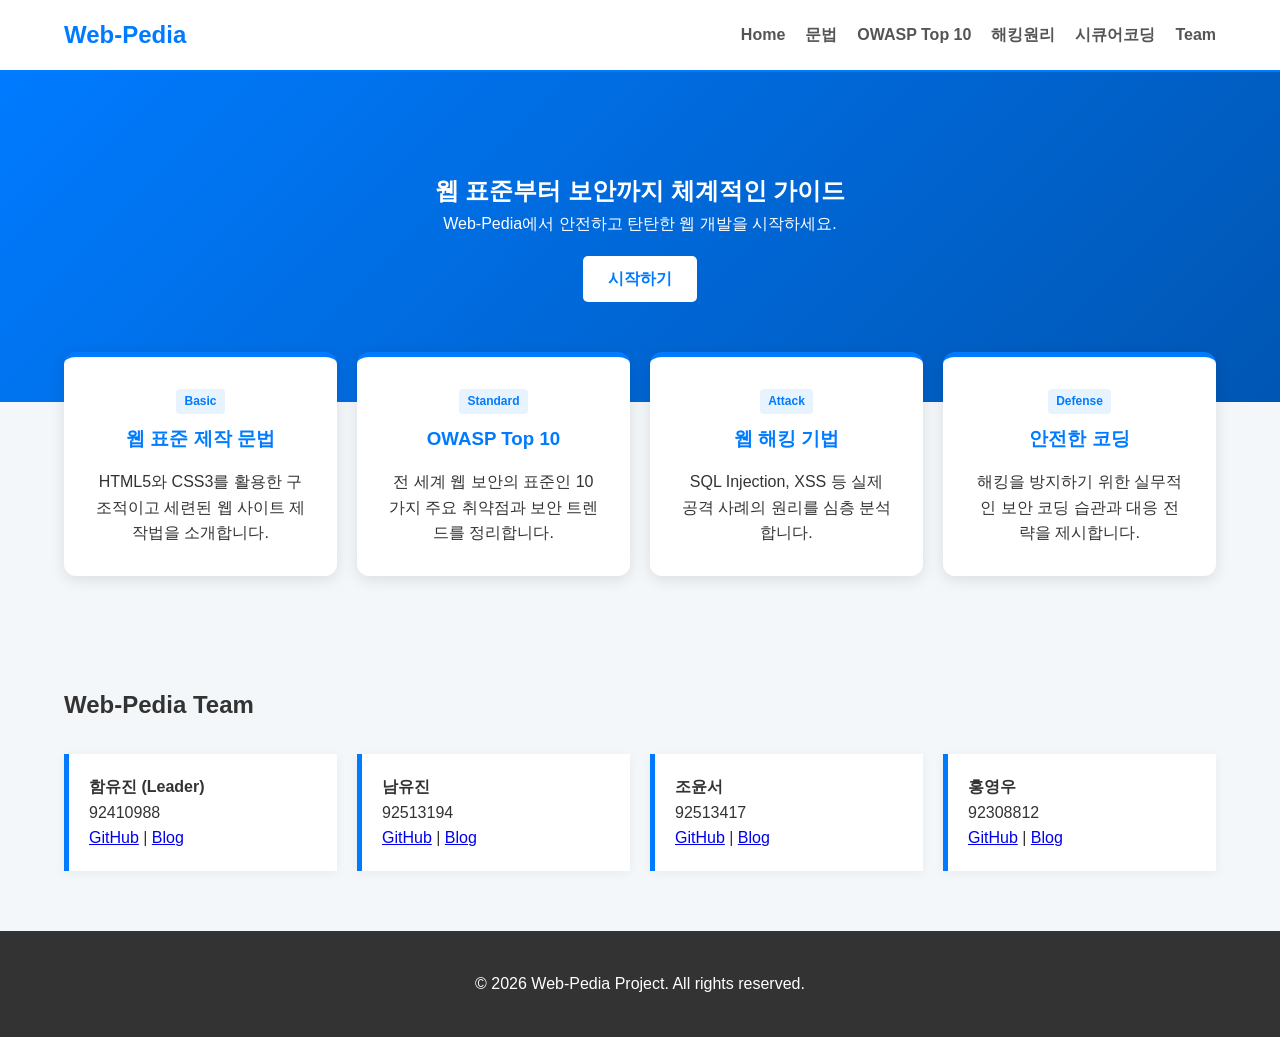
<file: index.html>
<!doctype html>
<html lang="ko">
  <head>
    <meta charset="UTF-8" />
    <meta name="viewport" content="width=device-width, initial-scale=1.0" />
    <title>Web-Pedia | 웹의 모든 것</title>
    <link rel="stylesheet" href="style.css" />
  </head>
  <body>
    <header>
      <nav class="container">
        <h1 class="logo">
          <a href="index.html" style="text-decoration: none; color: inherit"
            >Web-Pedia</a
          >
        </h1>

        <ul class="nav-menu">
          <li><a href="index.html">Home</a></li>
          <li><a href="grammar.html">문법</a></li>
          <li><a href="security-OWASP.html">OWASP Top 10</a></li>
          <li><a href="security.html">해킹원리</a></li>
          <li><a href="secure-coding.html">시큐어코딩</a></li>
          <li><a href="team.html">Team</a></li>
        </ul>
      </nav>
    </header>

    <section class="hero">
      <div class="container">
        <h2>웹 표준부터 보안까지 체계적인 가이드</h2>
        <p>Web-Pedia에서 안전하고 탄탄한 웹 개발을 시작하세요.</p>
        <a href="#grammar" class="btn">시작하기</a>
      </div>
    </section>

    <section class="content container">
      <a href="grammar.html" class="card-link">
        <div class="card" id="grammar">
          <span class="tag">Basic</span>
          <h3>웹 표준 제작 문법</h3>
          <p>
            HTML5와 CSS3를 활용한 구조적이고 세련된 웹 사이트 제작법을
            소개합니다.
          </p>
        </div>
      </a>

      <a href="security-OWASP.html" class="card-link">
        <div class="card" id="owasp">
          <span class="tag">Standard</span>
          <h3>OWASP Top 10</h3>
          <p>
            전 세계 웹 보안의 표준인 10가지 주요 취약점과 보안 트렌드를
            정리합니다.
          </p>
        </div>
      </a>

      <a href="security.html" class="card-link">
        <div class="card" id="hacking">
          <span class="tag">Attack</span>
          <h3>웹 해킹 기법</h3>
          <p>SQL Injection, XSS 등 실제 공격 사례의 원리를 심층 분석합니다.</p>
        </div>
      </a>

      <a href="secure-coding.html" class="card-link">
        <div class="card" id="secure">
          <span class="tag">Defense</span>
          <h3>안전한 코딩</h3>
          <p>
            해킹을 방지하기 위한 실무적인 보안 코딩 습관과 대응 전략을
            제시합니다.
          </p>
        </div>
      </a>
    </section>

    <section class="team container" id="team">
      <h2>Web-Pedia Team</h2>
      <div class="team-grid">
        <div class="member">
          <h4>함유진 (Leader)</h4>
          <p>92410988</p>
          <div class="links">
            <a href="https://github.com/chael2">GitHub</a> |
            <a href="https://chael2.tistory.com/">Blog</a>
          </div>
        </div>
        <div class="member">
          <h4>남유진</h4>
          <p>92513194</p>
          <div class="links">
            <a href="https://github.com/yoojin33">GitHub</a> |
            <a href="https://blog.naver.com/quarter0330">Blog</a>
          </div>
        </div>
        <div class="member">
          <h4>조윤서</h4>
          <p>92513417</p>
          <div class="links">
            <a href="https://github.com/avac2613">GitHub</a> |
            <a href="https://blog.naver.com/avac-ode2613">Blog</a>
          </div>
        </div>
        <div class="member">
          <h4>홍영우</h4>
          <p>92308812</p>
          <div class="links">
            <a href="https://github.com/hongwoo0516-commits">GitHub</a> |
            <a href="https://blog.naver.com/youngwoo0405">Blog</a>
          </div>
        </div>
      </div>
    </section>

    <footer>
      <p>© 2026 Web-Pedia Project. All rights reserved.</p>
    </footer>
  </body>
</html>
</file>
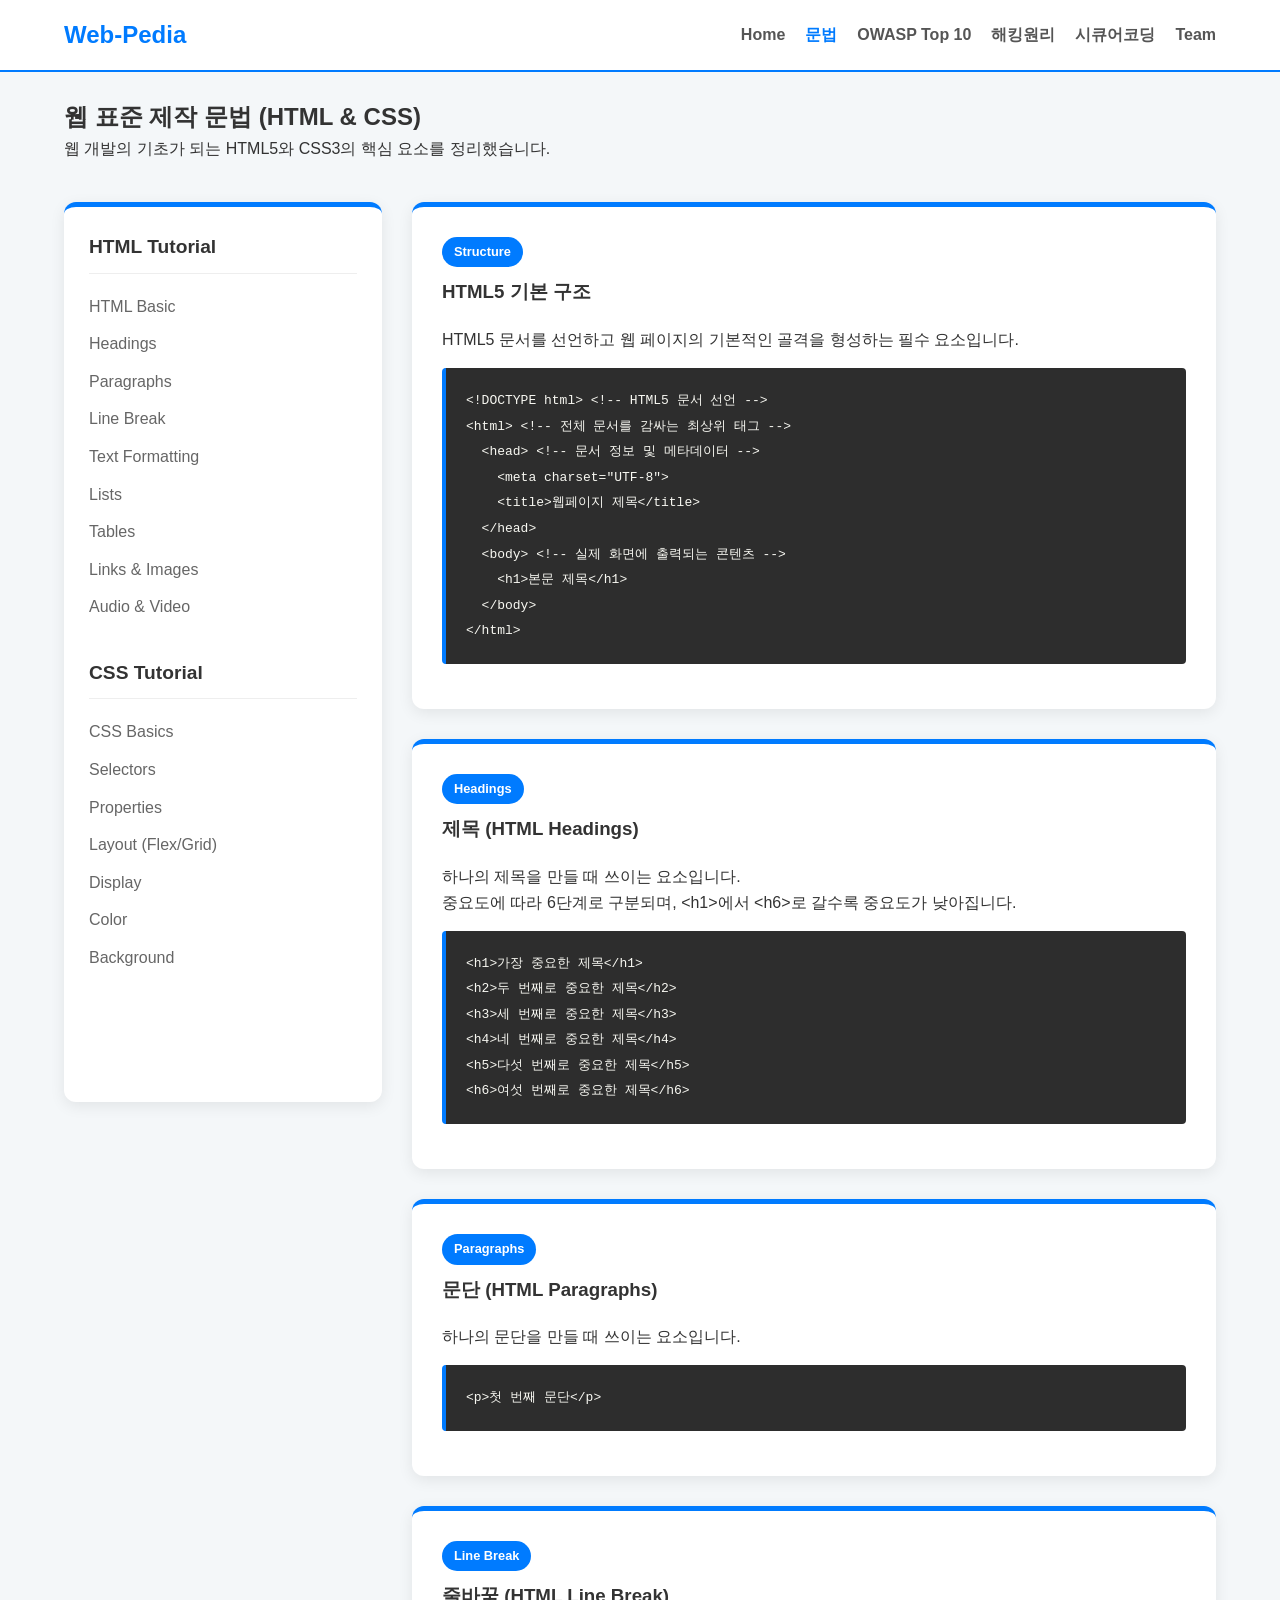
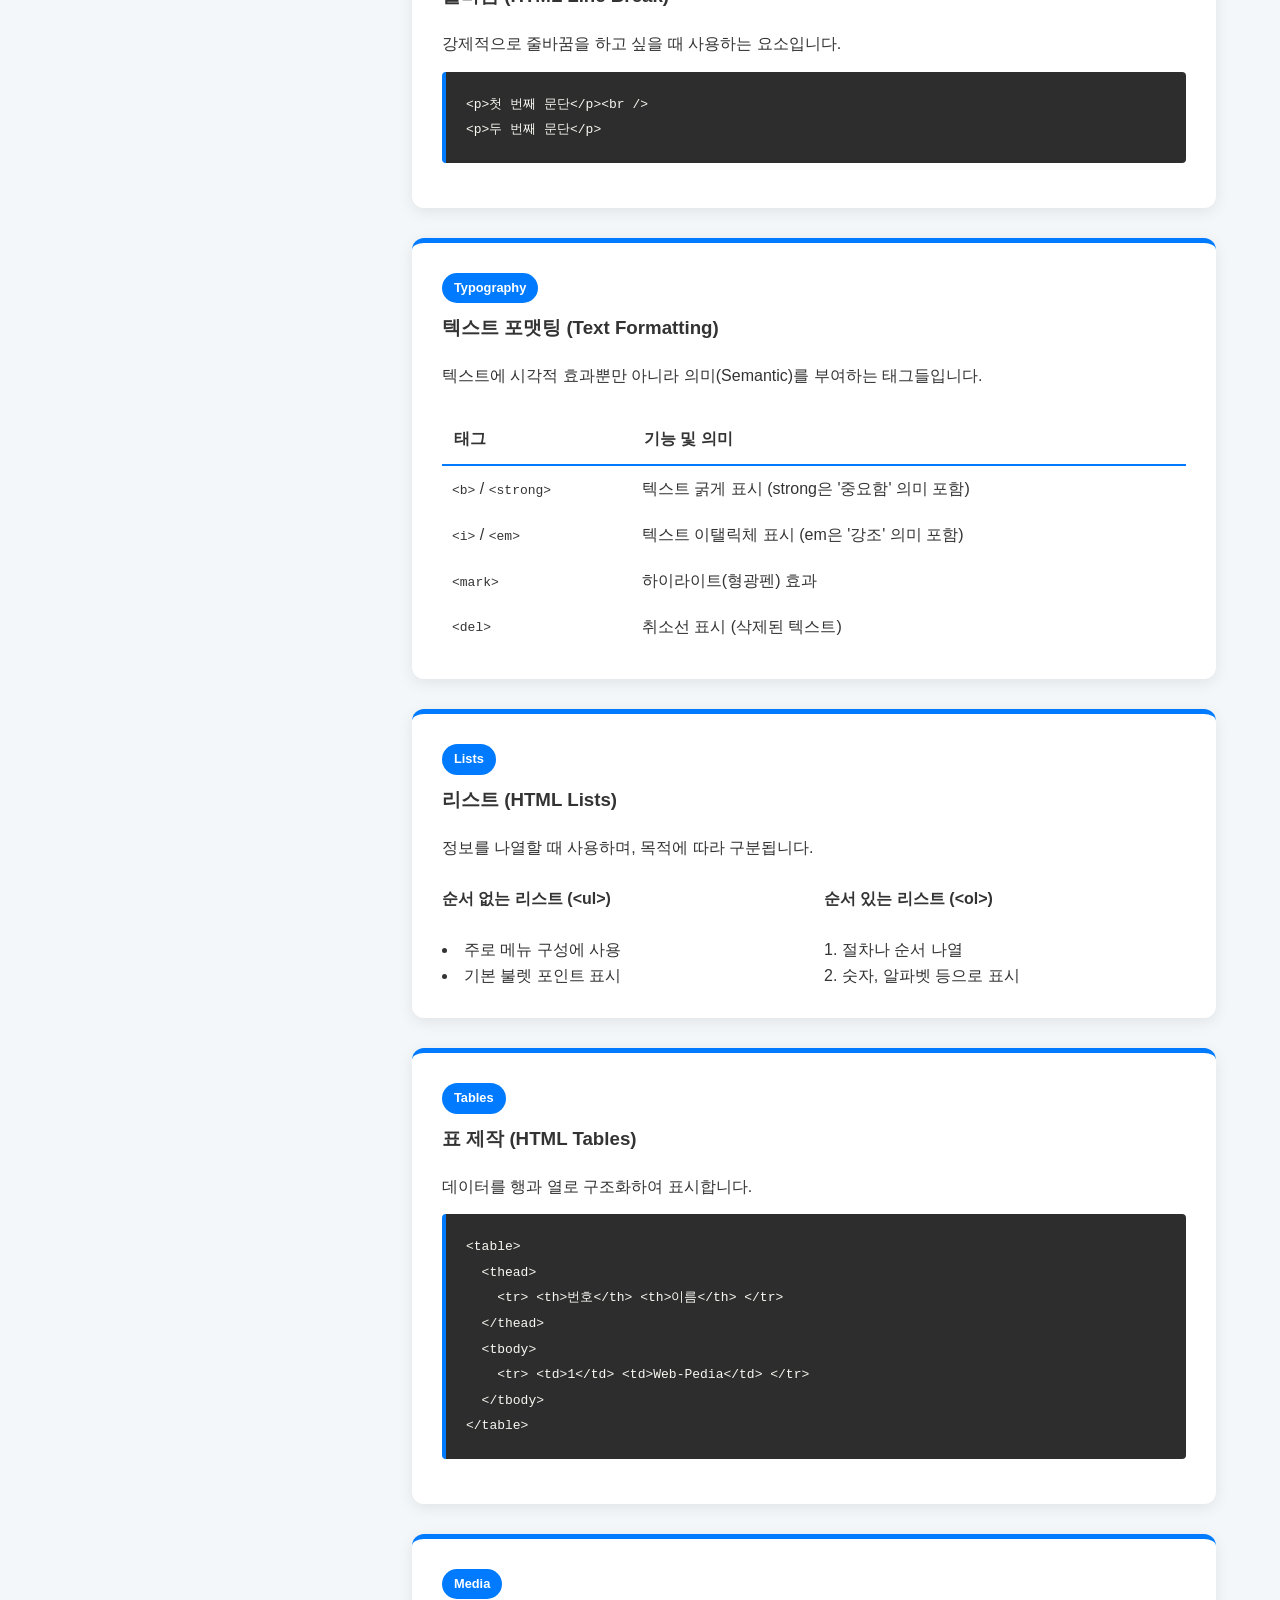
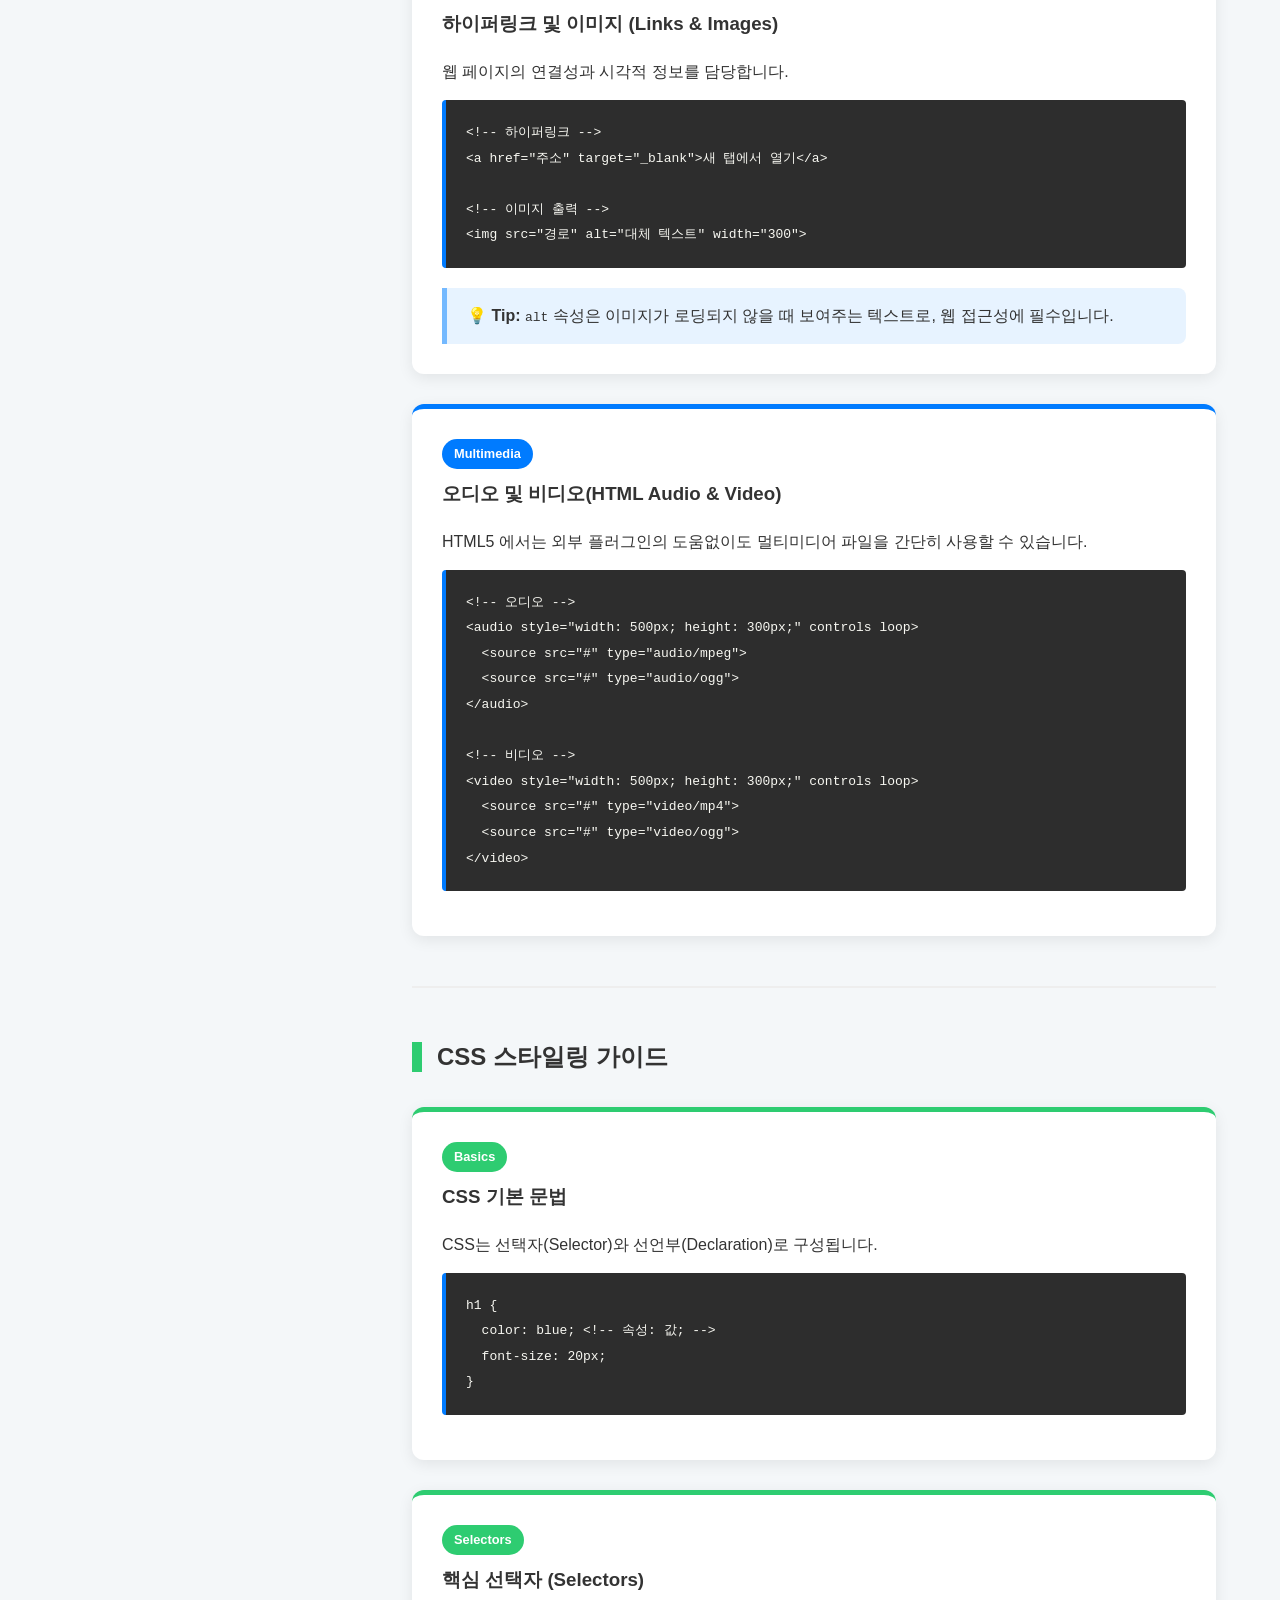
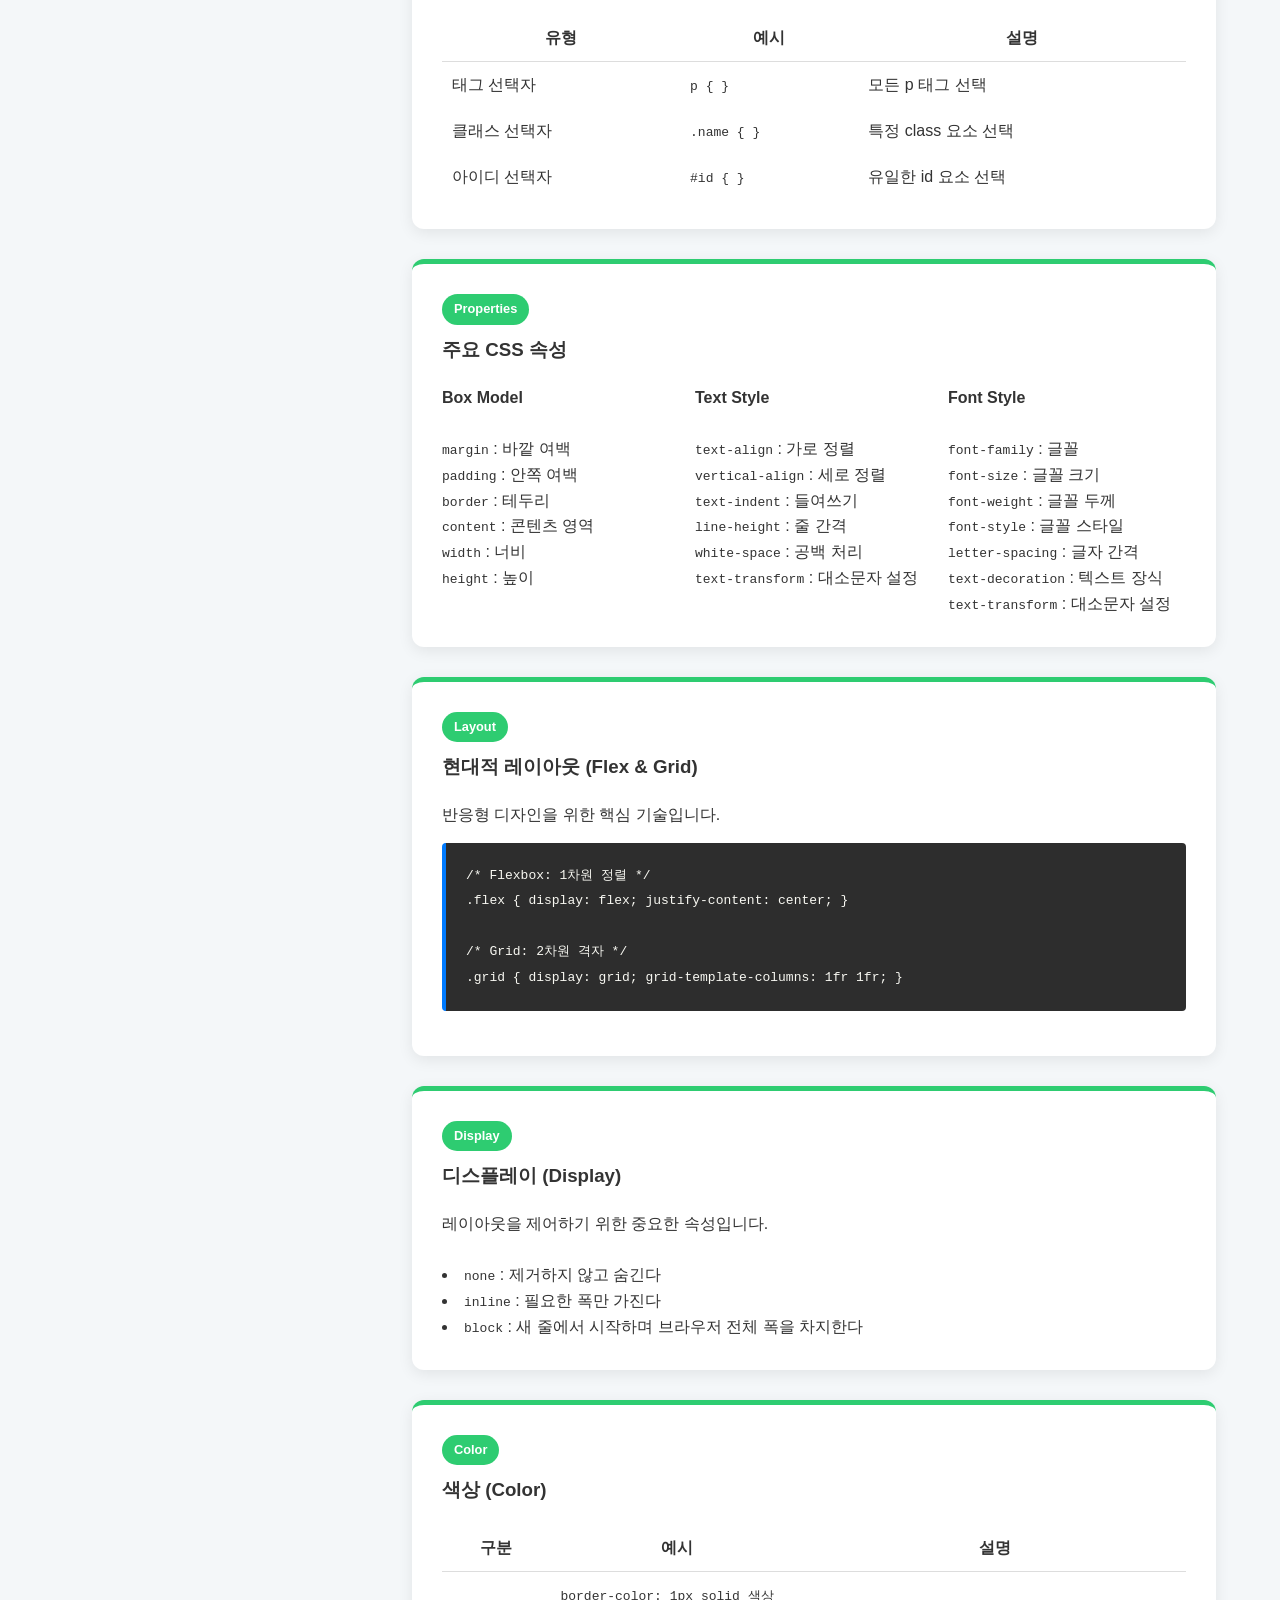
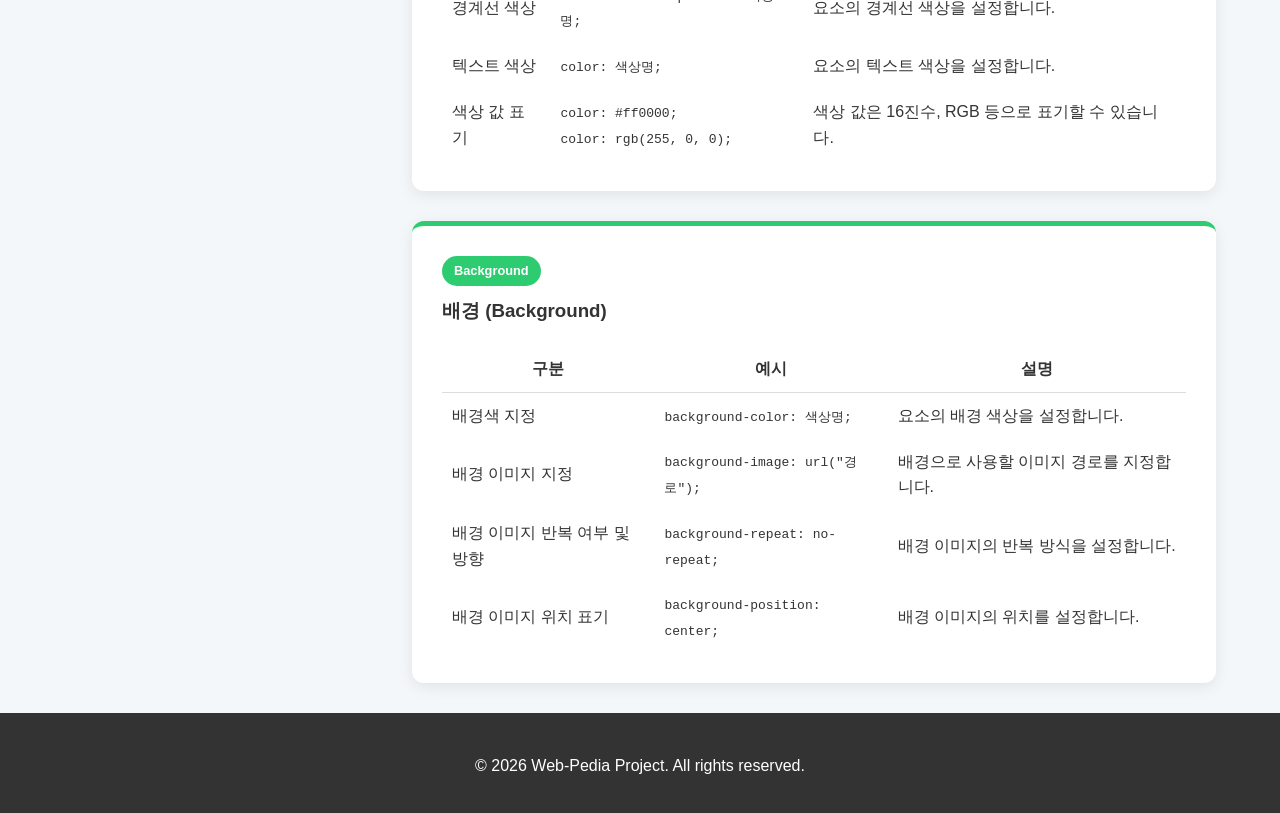
<file: grammar.html>
<!doctype html>
<html lang="ko">
  <head>
    <meta charset="UTF-8" />
    <meta name="viewport" content="width=device-width, initial-scale=1.0" />
    <title>Web-Pedia | 웹 표준 문법</title>
    <link rel="stylesheet" href="style.css" />
    <link rel="stylesheet" href="grammar.css" />
  </head>
  <body>
    <header>
      <nav class="container">
        <h1 class="logo">
          <a href="index.html" style="text-decoration: none; color: inherit"
            >Web-Pedia</a
          >
        </h1>
        <ul class="nav-menu">
          <li><a href="index.html">Home</a></li>
          <li><a href="grammar.html" class="active">문법</a></li>
          <li><a href="security-OWASP.html">OWASP Top 10</a></li>
          <li><a href="security.html">해킹원리</a></li>
          <li><a href="secure-coding.html">시큐어코딩</a></li>
          <li><a href="team.html">Team</a></li>
        </ul>
      </nav>
    </header>

    <br />
    <main class="container">
      <section class="intro-section">
        <h2>웹 표준 제작 문법 (HTML & CSS)</h2>
        <p>웹 개발의 기초가 되는 HTML5와 CSS3의 핵심 요소를 정리했습니다.</p>
      </section>

      <div class="grammar-content">
        <aside class="side-menu">
          <h3>HTML Tutorial</h3>
          <ul>
            <li><a href="#html-basic">HTML Basic</a></li>
            <li><a href="#html-headings">Headings</a></li>
            <li><a href="#html-paragraphs">Paragraphs</a></li>
            <li><a href="#html-line-break">Line Break</a></li>
            <li><a href="#html-text">Text Formatting</a></li>
            <li><a href="#html-lists">Lists</a></li>
            <li><a href="#html-tables">Tables</a></li>
            <li><a href="#html-links">Links & Images</a></li>
            <li><a href="#html-multimedia">Audio & Video</a></li>
          </ul>
          <br />
          <h3>CSS Tutorial</h3>
          <ul>
            <li><a href="#css-basics">CSS Basics</a></li>
            <li><a href="#css-selectors">Selectors</a></li>
            <li><a href="#css-properties">Properties</a></li>
            <li><a href="#css-layout">Layout (Flex/Grid)</a></li>
            <li><a href="#css-display">Display</a></li>
            <li><a href="#css-color">Color</a></li>
            <li><a href="#css-background">Background</a></li>
          </ul>
        </aside>

        <div class="main-content">
          <section class="vuln-card" id="html-basic">
            <div class="vuln-header">
              <span
                class="risk-badge"
                style="background-color: var(--main-color)"
                >Structure</span
              >
              <h3>HTML5 기본 구조</h3>
            </div>
            <div class="vuln-body">
              <p>
                HTML5 문서를 선언하고 웹 페이지의 기본적인 골격을 형성하는 필수
                요소입니다.
              </p>
              <div class="code-box">
                <code>
                  &lt;!DOCTYPE html&gt; &lt;!-- HTML5 문서 선언 --&gt;<br />
                  &lt;html&gt; &lt;!-- 전체 문서를 감싸는 최상위 태그 --&gt;<br />
                  &nbsp;&nbsp;&lt;head&gt; &lt;!-- 문서 정보 및 메타데이터
                  --&gt;<br />
                  &nbsp;&nbsp;&nbsp;&nbsp;&lt;meta charset="UTF-8"&gt;<br />
                  &nbsp;&nbsp;&nbsp;&nbsp;&lt;title&gt;웹페이지
                  제목&lt;/title&gt;<br />
                  &nbsp;&nbsp;&lt;/head&gt;<br />
                  &nbsp;&nbsp;&lt;body&gt; &lt;!-- 실제 화면에 출력되는 콘텐츠
                  --&gt;<br />
                  &nbsp;&nbsp;&nbsp;&nbsp;&lt;h1&gt;본문 제목&lt;/h1&gt;<br />
                  &nbsp;&nbsp;&lt;/body&gt;<br />
                  &lt;/html&gt;
                </code>
              </div>
            </div>
          </section>

          <section class="vuln-card" id="html-headings">
            <div class="vuln-header">
              <span
                class="risk-badge"
                style="background-color: var(--main-color)"
                >Headings</span
              >
              <h3>제목 (HTML Headings)</h3>
            </div>
            <div class="vuln-body">
              <p>하나의 제목을 만들 때 쓰이는 요소입니다.</p>
              <p>
                중요도에 따라 6단계로 구분되며, &lt;h1&gt;에서 &lt;h6&gt;로
                갈수록 중요도가 낮아집니다.
              </p>
              <div class="code-box">
                <code>
                  &lt;h1&gt;가장 중요한 제목&lt;/h1&gt;<br />
                  &lt;h2&gt;두 번째로 중요한 제목&lt;/h2&gt;<br />
                  &lt;h3&gt;세 번째로 중요한 제목&lt;/h3&gt;<br />
                  &lt;h4&gt;네 번째로 중요한 제목&lt;/h4&gt;<br />
                  &lt;h5&gt;다섯 번째로 중요한 제목&lt;/h5&gt;<br />
                  &lt;h6&gt;여섯 번째로 중요한 제목&lt;/h6&gt;
                </code>
              </div>
            </div>
          </section>

          <section class="vuln-card" id="html-paragraphs">
            <div class="vuln-header">
              <span
                class="risk-badge"
                style="background-color: var(--main-color)"
                >Paragraphs</span
              >
              <h3>문단 (HTML Paragraphs)</h3>
            </div>
            <div class="vuln-body">
              <p>하나의 문단을 만들 때 쓰이는 요소입니다.</p>
              <div class="code-box">
                <code> &lt;p&gt;첫 번째 문단&lt;/p&gt; </code>
              </div>
            </div>
          </section>

          <section class="vuln-card" id="html-line-break">
            <div class="vuln-header">
              <span
                class="risk-badge"
                style="background-color: var(--main-color)"
                >Line Break</span
              >
              <h3>줄바꿈 (HTML Line Break)</h3>
            </div>
            <div class="vuln-body">
              <p>강제적으로 줄바꿈을 하고 싶을 때 사용하는 요소입니다.</p>
              <div class="code-box">
                <code>
                  &lt;p&gt;첫 번째 문단&lt;/p&gt;&lt;br /&gt;<br />
                  &lt;p&gt;두 번째 문단&lt;/p&gt;
                </code>
              </div>
            </div>
          </section>

          <section class="vuln-card" id="html-text">
            <div class="vuln-header">
              <span
                class="risk-badge"
                style="background-color: var(--main-color)"
                >Typography</span
              >
              <h3>텍스트 포맷팅 (Text Formatting)</h3>
            </div>
            <div class="vuln-body">
              <p>
                텍스트에 시각적 효과뿐만 아니라 의미(Semantic)를 부여하는
                태그들입니다.
              </p>
              <br />
              <div class="concept-box">
                <table
                  style="
                    width: 100%;
                    border-collapse: collapse;
                    text-align: left;
                  "
                >
                  <tr style="border-bottom: 2px solid var(--main-color)">
                    <th style="padding: 12px">태그</th>
                    <th style="padding: 12px">기능 및 의미</th>
                  </tr>
                  <tr>
                    <td style="padding: 10px">
                      <code>&lt;b&gt;</code> / <code>&lt;strong&gt;</code>
                    </td>
                    <td style="padding: 10px">
                      텍스트 굵게 표시 (strong은 '중요함' 의미 포함)
                    </td>
                  </tr>
                  <tr>
                    <td style="padding: 10px">
                      <code>&lt;i&gt;</code> / <code>&lt;em&gt;</code>
                    </td>
                    <td style="padding: 10px">
                      텍스트 이탤릭체 표시 (em은 '강조' 의미 포함)
                    </td>
                  </tr>
                  <tr>
                    <td style="padding: 10px"><code>&lt;mark&gt;</code></td>
                    <td style="padding: 10px">하이라이트(형광펜) 효과</td>
                  </tr>
                  <tr>
                    <td style="padding: 10px"><code>&lt;del&gt;</code></td>
                    <td style="padding: 10px">취소선 표시 (삭제된 텍스트)</td>
                  </tr>
                </table>
              </div>
            </div>
          </section>

          <section class="vuln-card" id="html-lists">
            <div class="vuln-header">
              <span
                class="risk-badge"
                style="background-color: var(--main-color)"
                >Lists</span
              >
              <h3>리스트 (HTML Lists)</h3>
            </div>
            <div class="vuln-body">
              <p>정보를 나열할 때 사용하며, 목적에 따라 구분됩니다.</p>
              <br />
              <div
                style="display: grid; grid-template-columns: 1fr 1fr; gap: 20px"
              >
                <div class="concept-box">
                  <h4>순서 없는 리스트 (&lt;ul&gt;)</h4>
                  <br />
                  <ul style="padding-left: 0; list-style-position: inside">
                    <li>주로 메뉴 구성에 사용</li>
                    <li>기본 불렛 포인트 표시</li>
                  </ul>
                </div>
                <div class="concept-box">
                  <h4>순서 있는 리스트 (&lt;ol&gt;)</h4>
                  <br />
                  <ol style="padding-left: 0; list-style-position: inside">
                    <li>절차나 순서 나열</li>
                    <li>숫자, 알파벳 등으로 표시</li>
                  </ol>
                </div>
              </div>
            </div>
          </section>

          <section class="vuln-card" id="html-tables">
            <div class="vuln-header">
              <span
                class="risk-badge"
                style="background-color: var(--main-color)"
                >Tables</span
              >
              <h3>표 제작 (HTML Tables)</h3>
            </div>
            <div class="vuln-body">
              <p>데이터를 행과 열로 구조화하여 표시합니다.</p>
              <div class="code-box">
                <code>
                  &lt;table&gt;<br />
                  &nbsp;&nbsp;&lt;thead&gt;<br />
                  &nbsp;&nbsp;&nbsp;&nbsp;&lt;tr&gt; &lt;th&gt;번호&lt;/th&gt;
                  &lt;th&gt;이름&lt;/th&gt; &lt;/tr&gt;<br />
                  &nbsp;&nbsp;&lt;/thead&gt;<br />
                  &nbsp;&nbsp;&lt;tbody&gt;<br />
                  &nbsp;&nbsp;&nbsp;&nbsp;&lt;tr&gt; &lt;td&gt;1&lt;/td&gt;
                  &lt;td&gt;Web-Pedia&lt;/td&gt; &lt;/tr&gt;<br />
                  &nbsp;&nbsp;&lt;/tbody&gt;<br />
                  &lt;/table&gt;
                </code>
              </div>
            </div>
          </section>

          <section class="vuln-card" id="html-links">
            <div class="vuln-header">
              <span
                class="risk-badge"
                style="background-color: var(--main-color)"
                >Media</span
              >
              <h3>하이퍼링크 및 이미지 (Links & Images)</h3>
            </div>
            <div class="vuln-body">
              <p>웹 페이지의 연결성과 시각적 정보를 담당합니다.</p>
              <div class="code-box">
                <code>
                  &lt;!-- 하이퍼링크 --&gt;<br />
                  &lt;a href="주소" target="_blank"&gt;새 탭에서
                  열기&lt;/a&gt;<br /><br />
                  &lt;!-- 이미지 출력 --&gt;<br />
                  &lt;img src="경로" alt="대체 텍스트" width="300"&gt;
                </code>
              </div>
              <div class="tip-box">
                <strong>💡 Tip:</strong> <code>alt</code> 속성은 이미지가
                로딩되지 않을 때 보여주는 텍스트로, 웹 접근성에 필수입니다.
              </div>
            </div>
          </section>

          <section class="vuln-card" id="html-multimedia">
            <div class="vuln-header">
              <span
                class="risk-badge"
                style="background-color: var(--main-color)"
                >Multimedia</span
              >
              <h3>오디오 및 비디오(HTML Audio & Video)</h3>
            </div>
            <div class="vuln-body">
              <p>
                HTML5 에서는 외부 플러그인의 도움없이도 멀티미디어 파일을 간단히
                사용할 수 있습니다.
              </p>
              <div class="code-box">
                <code>
                  &lt;!-- 오디오 --&gt;<br />
                  &lt;audio style="width: 500px; height: 300px;" controls
                  loop&gt;<br />
                  &nbsp;&nbsp;&lt;source src="#" type="audio/mpeg"&gt;<br />
                  &nbsp;&nbsp;&lt;source src="#" type="audio/ogg"&gt;<br />
                  &lt;/audio&gt;<br /><br />
                  &lt;!-- 비디오 --&gt;<br />
                  &lt;video style="width: 500px; height: 300px;" controls
                  loop&gt;<br />
                  &nbsp;&nbsp;&lt;source src="#" type="video/mp4"&gt;<br />
                  &nbsp;&nbsp;&lt;source src="#" type="video/ogg"&gt;<br />
                  &lt;/video&gt;
                </code>
              </div>
            </div>
          </section>

          <hr
            style="border: 0; height: 2px; background: #eee; margin: 50px 0"
          />
          <h2
            style="
              margin-bottom: 30px;
              color: #333;
              display: flex;
              align-items: center;
            "
          >
            <span
              style="
                background: #2ecc71;
                width: 10px;
                height: 30px;
                display: inline-block;
                margin-right: 15px;
              "
            ></span>
            CSS 스타일링 가이드
          </h2>

          <section
            class="vuln-card"
            id="css-basics"
            style="border-top-color: #2ecc71"
          >
            <div class="vuln-header">
              <span class="risk-badge" style="background-color: #2ecc71"
                >Basics</span
              >
              <h3>CSS 기본 문법</h3>
            </div>
            <div class="vuln-body">
              <p>CSS는 선택자(Selector)와 선언부(Declaration)로 구성됩니다.</p>
              <div class="code-box">
                <code>
                  h1 { <br />
                  &nbsp;&nbsp;color: blue; &lt;!-- 속성: 값; --&gt;<br />
                  &nbsp;&nbsp;font-size: 20px;<br />
                  }
                </code>
              </div>
            </div>
          </section>

          <section
            class="vuln-card"
            id="css-selectors"
            style="border-top-color: #2ecc71"
          >
            <div class="vuln-header">
              <span class="risk-badge" style="background-color: #2ecc71"
                >Selectors</span
              >
              <h3>핵심 선택자 (Selectors)</h3>
            </div>
            <div class="vuln-body">
              <div class="concept-box">
                <table style="width: 100%; border-collapse: collapse">
                  <tr style="border-bottom: 1px solid #ddd">
                    <th style="padding: 10px">유형</th>
                    <th style="padding: 10px">예시</th>
                    <th style="padding: 10px">설명</th>
                  </tr>
                  <tr>
                    <td style="padding: 10px">태그 선택자</td>
                    <td style="padding: 10px"><code>p { }</code></td>
                    <td style="padding: 10px">모든 p 태그 선택</td>
                  </tr>
                  <tr>
                    <td style="padding: 10px">클래스 선택자</td>
                    <td style="padding: 10px"><code>.name { }</code></td>
                    <td style="padding: 10px">특정 class 요소 선택</td>
                  </tr>
                  <tr>
                    <td style="padding: 10px">아이디 선택자</td>
                    <td style="padding: 10px"><code>#id { }</code></td>
                    <td style="padding: 10px">유일한 id 요소 선택</td>
                  </tr>
                </table>
              </div>
            </div>
          </section>

          <section
            class="vuln-card"
            id="css-properties"
            style="border-top-color: #2ecc71"
          >
            <div class="vuln-header">
              <span class="risk-badge" style="background-color: #2ecc71"
                >Properties</span
              >
              <h3>주요 CSS 속성</h3>
            </div>
            <div
              class="vuln-body"
              style="
                display: grid;
                grid-template-columns: 1fr 1fr 1fr;
                gap: 15px;
              "
            >
              <div>
                <div class="concept-box">
                  <h4>Box Model</h4>
                  <br />
                  <p><code>margin</code> : 바깥 여백</p>
                  <p><code>padding</code> : 안쪽 여백</p>
                  <p><code>border</code> : 테두리</p>
                  <p><code>content</code> : 콘텐츠 영역</p>
                  <p><code>width</code> : 너비</p>
                  <p><code>height</code> : 높이</p>
                </div>
              </div>
              <div>
                <div class="concept-box">
                  <h4>Text Style</h4>
                  <br />
                  <p><code>text-align</code> : 가로 정렬</p>
                  <p><code>vertical-align</code> : 세로 정렬</p>
                  <p><code>text-indent</code> : 들여쓰기</p>
                  <p><code>line-height</code> : 줄 간격</p>
                  <p><code>white-space</code> : 공백 처리</p>
                  <p><code>text-transform</code> : 대소문자 설정</p>
                </div>
              </div>
              <div>
                <div class="concept-box">
                  <h4>Font Style</h4>
                  <br />
                  <p><code>font-family</code> : 글꼴</p>
                  <p><code>font-size</code> : 글꼴 크기</p>
                  <p><code>font-weight</code> : 글꼴 두께</p>
                  <p><code>font-style</code> : 글꼴 스타일</p>
                  <p><code>letter-spacing</code> : 글자 간격</p>
                  <p><code>text-decoration</code> : 텍스트 장식</p>
                  <p><code>text-transform</code> : 대소문자 설정</p>
                </div>
              </div>
            </div>
          </section>

          <section
            class="vuln-card"
            id="css-layout"
            style="border-top-color: #2ecc71"
          >
            <div class="vuln-header">
              <span class="risk-badge" style="background-color: #2ecc71"
                >Layout</span
              >
              <h3>현대적 레이아웃 (Flex & Grid)</h3>
            </div>
            <div class="vuln-body">
              <p>반응형 디자인을 위한 핵심 기술입니다.</p>
              <div class="code-box">
                <code>
                  /* Flexbox: 1차원 정렬 */<br />
                  .flex { display: flex; justify-content: center; }<br /><br />
                  /* Grid: 2차원 격자 */<br />
                  .grid { display: grid; grid-template-columns: 1fr 1fr; }
                </code>
              </div>
            </div>
          </section>

          <section
            class="vuln-card"
            id="css-display"
            style="border-top-color: #2ecc71"
          >
            <div class="vuln-header">
              <span class="risk-badge" style="background-color: #2ecc71"
                >Display</span
              >
              <h3>디스플레이 (Display)</h3>
            </div>
            <div class="vuln-body">
              <p>레이아웃을 제어하기 위한 중요한 속성입니다.</p>
              <br />
              <ul style="padding-left: 0; list-style-position: inside">
                <li><code>none</code> : 제거하지 않고 숨긴다</li>
                <li><code>inline</code> : 필요한 폭만 가진다</li>
                <li>
                  <code>block</code> : 새 줄에서 시작하며 브라우저 전체 폭을
                  차지한다
                </li>
              </ul>
            </div>
          </section>

          <section
            class="vuln-card"
            id="css-color"
            style="border-top-color: #2ecc71"
          >
            <div class="vuln-header">
              <span class="risk-badge" style="background-color: #2ecc71"
                >Color</span
              >
              <h3>색상 (Color)</h3>
            </div>
            <div class="vuln-body">
              <table style="width: 100%; border-collapse: collapse">
                <tr style="border-bottom: 1px solid #ddd">
                  <th style="padding: 10px">구분</th>
                  <th style="padding: 10px">예시</th>
                  <th style="padding: 10px">설명</th>
                </tr>
                <tr>
                  <td style="padding: 10px">경계선 색상</td>
                  <td style="padding: 10px">
                    <code>border-color: 1px solid 색상명;</code>
                  </td>
                  <td style="padding: 10px">
                    요소의 경계선 색상을 설정합니다.
                  </td>
                </tr>
                <tr>
                  <td style="padding: 10px">텍스트 색상</td>
                  <td style="padding: 10px"><code>color: 색상명;</code></td>
                  <td style="padding: 10px">
                    요소의 텍스트 색상을 설정합니다.
                  </td>
                </tr>
                <tr>
                  <td style="padding: 10px">색상 값 표기</td>
                  <td style="padding: 10px">
                    <code>color: #ff0000;<br />color: rgb(255, 0, 0);</code>
                  </td>
                  <td style="padding: 10px">
                    색상 값은 16진수, RGB 등으로 표기할 수 있습니다.
                  </td>
                </tr>
              </table>
            </div>
          </section>

          <section
            class="vuln-card"
            id="css-background"
            style="border-top-color: #2ecc71"
          >
            <div class="vuln-header">
              <span class="risk-badge" style="background-color: #2ecc71"
                >Background</span
              >
              <h3>배경 (Background)</h3>
            </div>
            <div class="vuln-body">
              <table style="width: 100%; border-collapse: collapse">
                <tr style="border-bottom: 1px solid #ddd">
                  <th style="padding: 10px">구분</th>
                  <th style="padding: 10px">예시</th>
                  <th style="padding: 10px">설명</th>
                </tr>
                <tr>
                  <td style="padding: 10px">배경색 지정</td>
                  <td style="padding: 10px">
                    <code>background-color: 색상명;</code>
                  </td>
                  <td style="padding: 10px">요소의 배경 색상을 설정합니다.</td>
                </tr>
                <tr>
                  <td style="padding: 10px">배경 이미지 지정</td>
                  <td style="padding: 10px">
                    <code>background-image: url("경로");</code>
                  </td>
                  <td style="padding: 10px">
                    배경으로 사용할 이미지 경로를 지정합니다.
                  </td>
                </tr>
                <tr>
                  <td style="padding: 10px">배경 이미지 반복 여부 및 방향</td>
                  <td style="padding: 10px">
                    <code>background-repeat: no-repeat; </code>
                  </td>
                  <td style="padding: 10px">
                    배경 이미지의 반복 방식을 설정합니다.
                  </td>
                </tr>
                <tr>
                  <td style="padding: 10px">배경 이미지 위치 표기</td>
                  <td style="padding: 10px">
                    <code>background-position: center;</code>
                  </td>
                  <td style="padding: 10px">
                    배경 이미지의 위치를 설정합니다.
                  </td>
                </tr>
              </table>
            </div>
          </section>
        </div>
      </div>
    </main>

    <footer>
      <p>© 2026 Web-Pedia Project. All rights reserved.</p>
    </footer>
  </body>
</html>
</file>
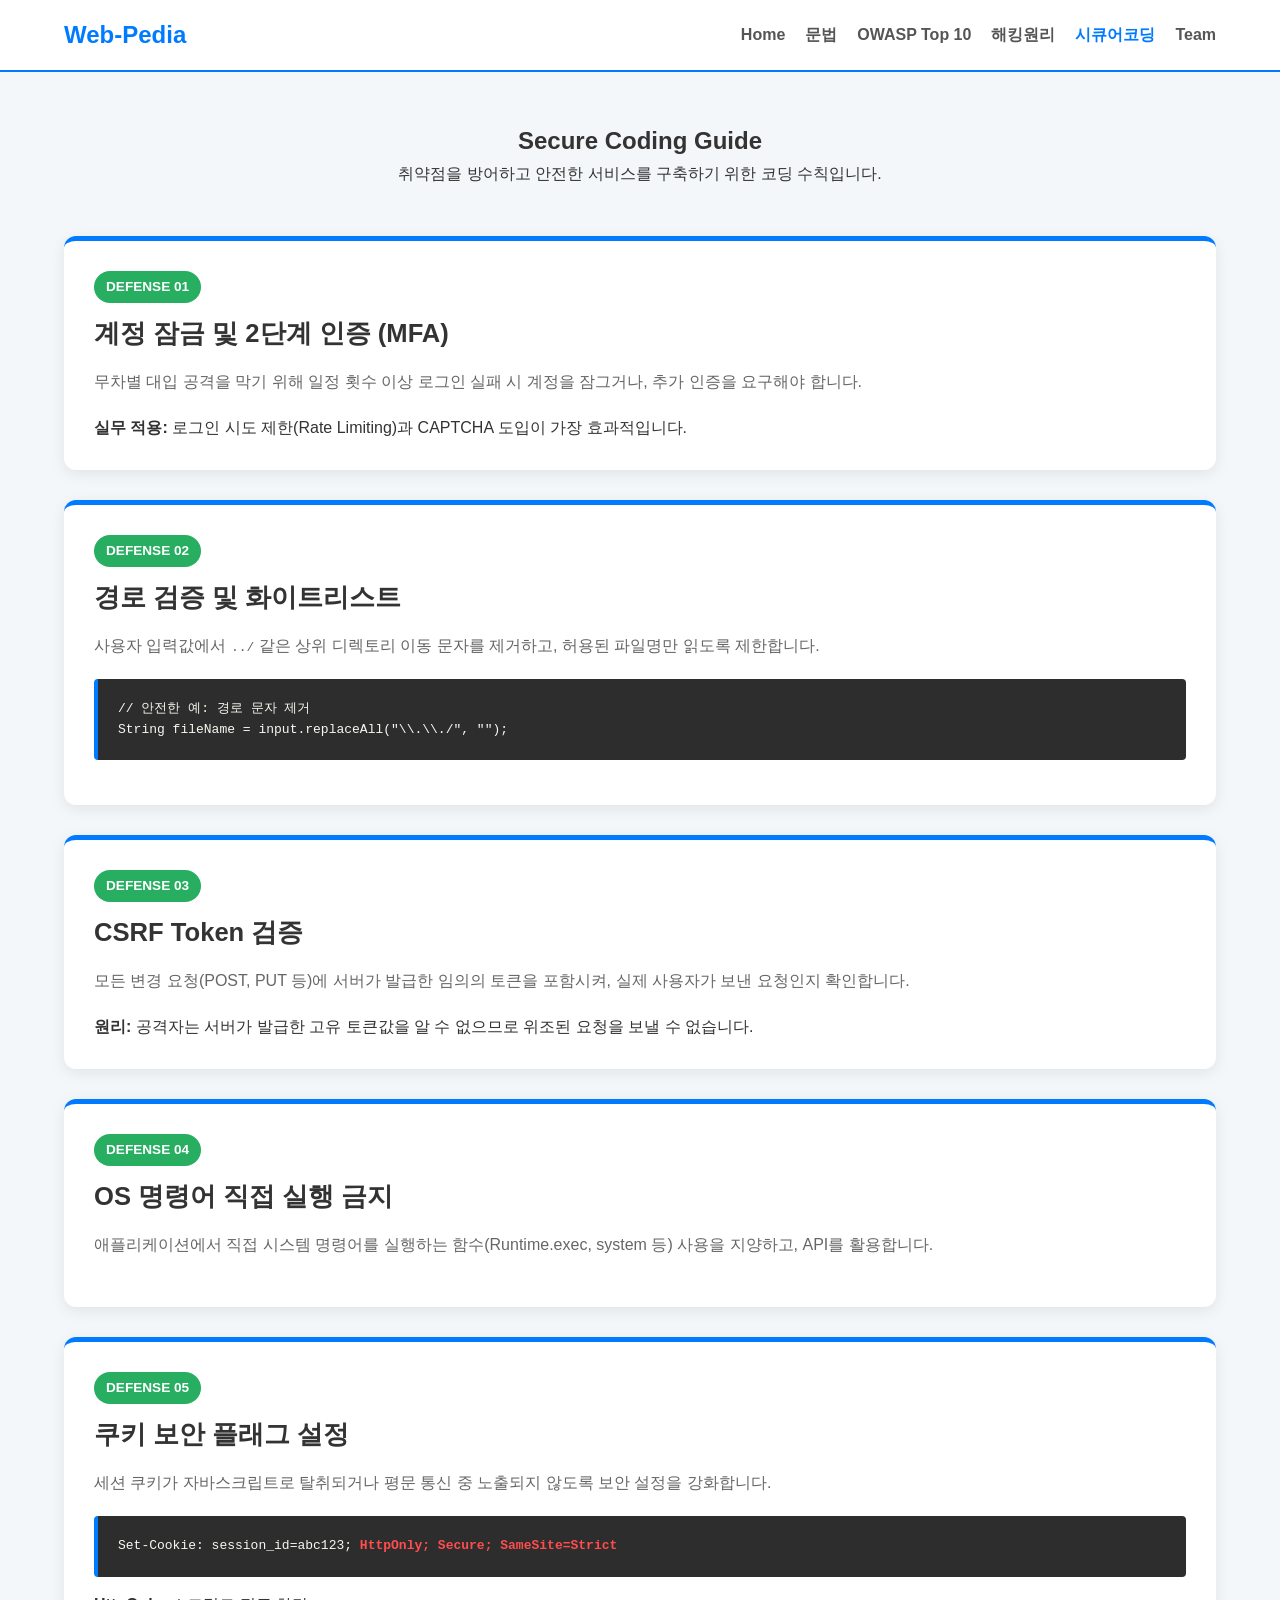
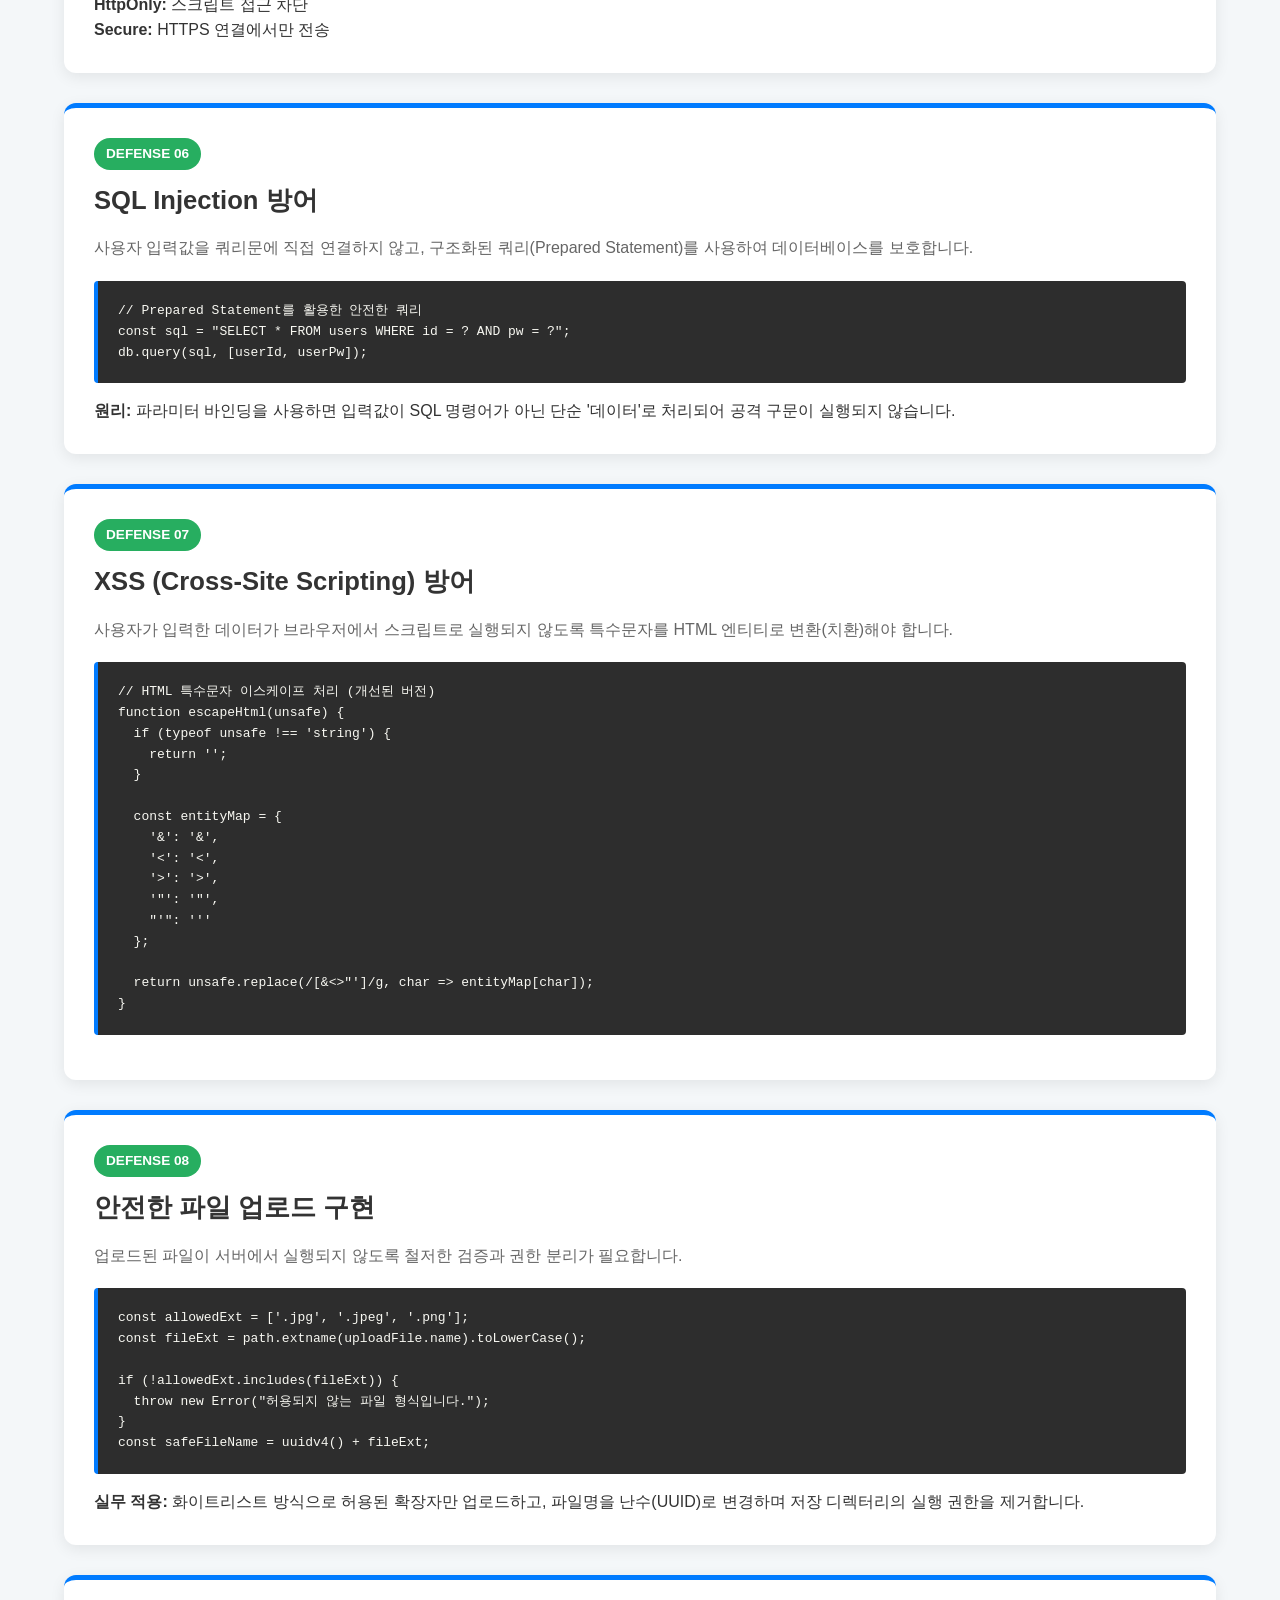
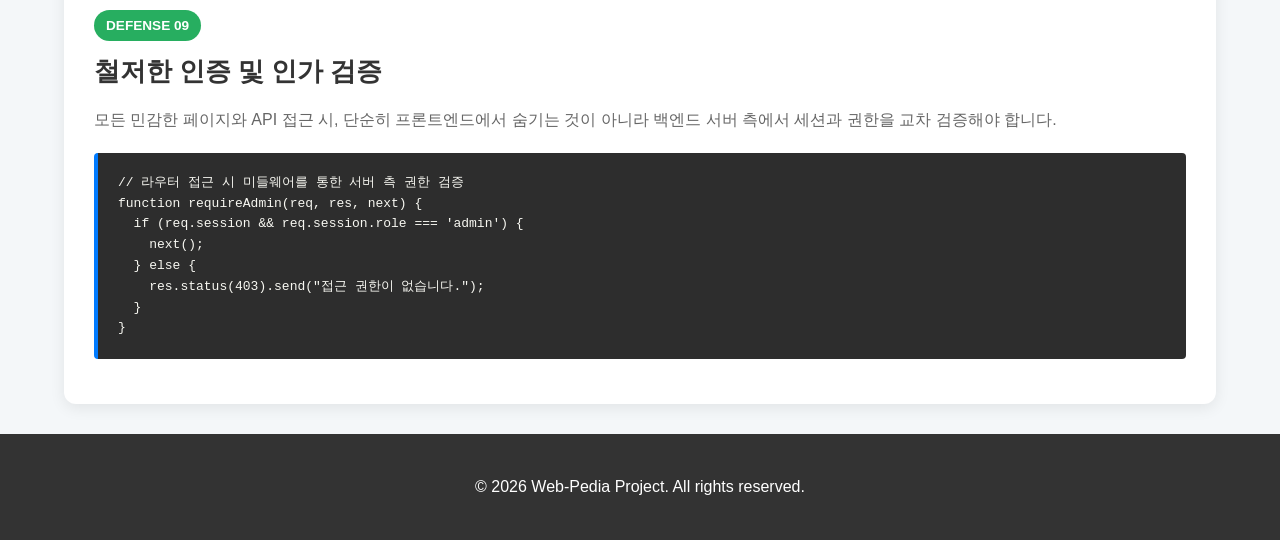
<file: secure-coding.html>
<!doctype html>
<html lang="ko">
  <head>
    <meta charset="UTF-8" />
    <meta name="viewport" content="width=device-width, initial-scale=1.0" />
    <title>Web-Pedia | 시큐어 코딩 (Secure Coding)</title>
    <link rel="stylesheet" href="style.css" />
    <link rel="stylesheet" href="security.css" />
    <style></style>
  </head>
  <body>
    <header>
      <nav class="container">
        <h1 class="logo">
          <a href="index.html" style="text-decoration: none; color: inherit"
            >Web-Pedia</a
          >
        </h1>

        <ul class="nav-menu">
          <li><a href="index.html">Home</a></li>
          <li><a href="grammar.html">문법</a></li>
          <li><a href="security-OWASP.html">OWASP Top 10</a></li>
          <li><a href="security.html">해킹원리</a></li>
          <li><a href="secure-coding.html" class="active">시큐어코딩</a></li>
          <li><a href="team.html">Team</a></li>
        </ul>
      </nav>
    </header>
    <main class="container">
      <section class="intro-section">
        <h2>Secure Coding Guide</h2>
        <p>취약점을 방어하고 안전한 서비스를 구축하기 위한 코딩 수칙입니다.</p>
      </section>

      <section class="vuln-card">
        <div class="vuln-header">
          <span class="risk-badge" style="background-color: #27ae60"
            >Defense 01</span
          >
          <h3>계정 잠금 및 2단계 인증 (MFA)</h3>
        </div>
        <div class="vuln-body">
          <p>
            무차별 대입 공격을 막기 위해 일정 횟수 이상 로그인 실패 시 계정을
            잠그거나, 추가 인증을 요구해야 합니다.
          </p>
          <div class="tip-box">
            <strong>실무 적용:</strong> 로그인 시도 제한(Rate Limiting)과
            CAPTCHA 도입이 가장 효과적입니다.
          </div>
        </div>
      </section>

      <section class="vuln-card">
        <div class="vuln-header">
          <span class="risk-badge" style="background-color: #27ae60"
            >Defense 02</span
          >
          <h3>경로 검증 및 화이트리스트</h3>
        </div>
        <div class="vuln-body">
          <p>
            사용자 입력값에서 <code>../</code> 같은 상위 디렉토리 이동 문자를
            제거하고, 허용된 파일명만 읽도록 제한합니다.
          </p>
          <div class="code-box">
            <pre><code>// 안전한 예: 경로 문자 제거
String fileName = input.replaceAll("\\.\\./", "");</code></pre>
          </div>
        </div>
      </section>

      <section class="vuln-card">
        <div class="vuln-header">
          <span class="risk-badge" style="background-color: #27ae60"
            >Defense 03</span
          >
          <h3>CSRF Token 검증</h3>
        </div>
        <div class="vuln-body">
          <p>
            모든 변경 요청(POST, PUT 등)에 서버가 발급한 임의의 토큰을 포함시켜,
            실제 사용자가 보낸 요청인지 확인합니다.
          </p>
          <div class="tip-box">
            <strong>원리:</strong> 공격자는 서버가 발급한 고유 토큰값을 알 수
            없으므로 위조된 요청을 보낼 수 없습니다.
          </div>
        </div>
      </section>

      <section class="vuln-card">
        <div class="vuln-header">
          <span class="risk-badge" style="background-color: #27ae60"
            >Defense 04</span
          >
          <h3>OS 명령어 직접 실행 금지</h3>
        </div>
        <div class="vuln-body">
          <p>
            애플리케이션에서 직접 시스템 명령어를 실행하는 함수(Runtime.exec,
            system 등) 사용을 지양하고, API를 활용합니다.
          </p>
        </div>
      </section>

      <section class="vuln-card">
        <div class="vuln-header">
          <span class="risk-badge" style="background-color: #27ae60"
            >Defense 05</span
          >
          <h3>쿠키 보안 플래그 설정</h3>
        </div>
        <div class="vuln-body">
          <p>
            세션 쿠키가 자바스크립트로 탈취되거나 평문 통신 중 노출되지 않도록
            보안 설정을 강화합니다.
          </p>
          <div class="code-box">
            <pre><code>Set-Cookie: session_id=abc123; <span class="highlight">HttpOnly; Secure; SameSite=Strict</span></code></pre>
          </div>
          <div class="tip-box">
            <strong>HttpOnly:</strong> 스크립트 접근 차단<br />
            <strong>Secure:</strong> HTTPS 연결에서만 전송
          </div>
        </div>
      </section>
      <section class="vuln-card">
        <div class="vuln-header">
          <span class="risk-badge" style="background-color: #27ae60"
            >Defense 06</span
          >
          <h3>SQL Injection 방어</h3>
        </div>
        <div class="vuln-body">
          <p>
            사용자 입력값을 쿼리문에 직접 연결하지 않고, 구조화된 쿼리(Prepared
            Statement)를 사용하여 데이터베이스를 보호합니다.
          </p>
          <div class="code-box">
            <pre><code>// Prepared Statement를 활용한 안전한 쿼리
const sql = "SELECT * FROM users WHERE id = ? AND pw = ?";
db.query(sql, [userId, userPw]);</code></pre>
          </div>
          <div class="tip-box">
            <strong>원리:</strong> 파라미터 바인딩을 사용하면 입력값이 SQL
            명령어가 아닌 단순 '데이터'로 처리되어 공격 구문이 실행되지
            않습니다.
          </div>
        </div>
      </section>

      <section class="vuln-card">
        <div class="vuln-header">
          <span class="risk-badge" style="background-color: #27ae60"
            >Defense 07</span
          >
          <h3>XSS (Cross-Site Scripting) 방어</h3>
        </div>
        <div class="vuln-body">
          <p>
            사용자가 입력한 데이터가 브라우저에서 스크립트로 실행되지 않도록
            특수문자를 HTML 엔티티로 변환(치환)해야 합니다.
          </p>
          <div class="code-box">
            <pre><code>// HTML 특수문자 이스케이프 처리 (개선된 버전)
function escapeHtml(unsafe) {
  if (typeof unsafe !== 'string') {
    return '';
  }
  
  const entityMap = {
    '&': '&amp;',
    '<': '&lt;',
    '>': '&gt;',
    '"': '&quot;',
    "'": '&#039;'
  };
  
  return unsafe.replace(/[&<>"']/g, char => entityMap[char]);
}</code></pre>
          </div>
        </div>
      </section>

      <section class="vuln-card">
        <div class="vuln-header">
          <span class="risk-badge" style="background-color: #27ae60"
            >Defense 08</span
          >
          <h3>안전한 파일 업로드 구현</h3>
        </div>
        <div class="vuln-body">
          <p>
            업로드된 파일이 서버에서 실행되지 않도록 철저한 검증과 권한 분리가
            필요합니다.
          </p>
          <div class="code-box">
            <pre><code>const allowedExt = ['.jpg', '.jpeg', '.png'];
const fileExt = path.extname(uploadFile.name).toLowerCase();

if (!allowedExt.includes(fileExt)) {
  throw new Error("허용되지 않는 파일 형식입니다.");
}
const safeFileName = uuidv4() + fileExt;</code></pre>
          </div>
          <div class="tip-box">
            <strong>실무 적용:</strong> 화이트리스트 방식으로 허용된 확장자만
            업로드하고, 파일명을 난수(UUID)로 변경하며 저장 디렉터리의 실행
            권한을 제거합니다.
          </div>
        </div>
      </section>

      <section class="vuln-card">
        <div class="vuln-header">
          <span class="risk-badge" style="background-color: #27ae60"
            >Defense 09</span
          >
          <h3>철저한 인증 및 인가 검증</h3>
        </div>
        <div class="vuln-body">
          <p>
            모든 민감한 페이지와 API 접근 시, 단순히 프론트엔드에서 숨기는 것이
            아니라 백엔드 서버 측에서 세션과 권한을 교차 검증해야 합니다.
          </p>
          <div class="code-box">
            <pre><code>// 라우터 접근 시 미들웨어를 통한 서버 측 권한 검증
function requireAdmin(req, res, next) {
  if (req.session && req.session.role === 'admin') {
    next();
  } else {
    res.status(403).send("접근 권한이 없습니다.");
  }
}</code></pre>
          </div>
        </div>
      </section>
    </main>
    <footer>
      <p>© 2026 Web-Pedia Project. All rights reserved.</p>
    </footer>
  </body>
</html>
</file>
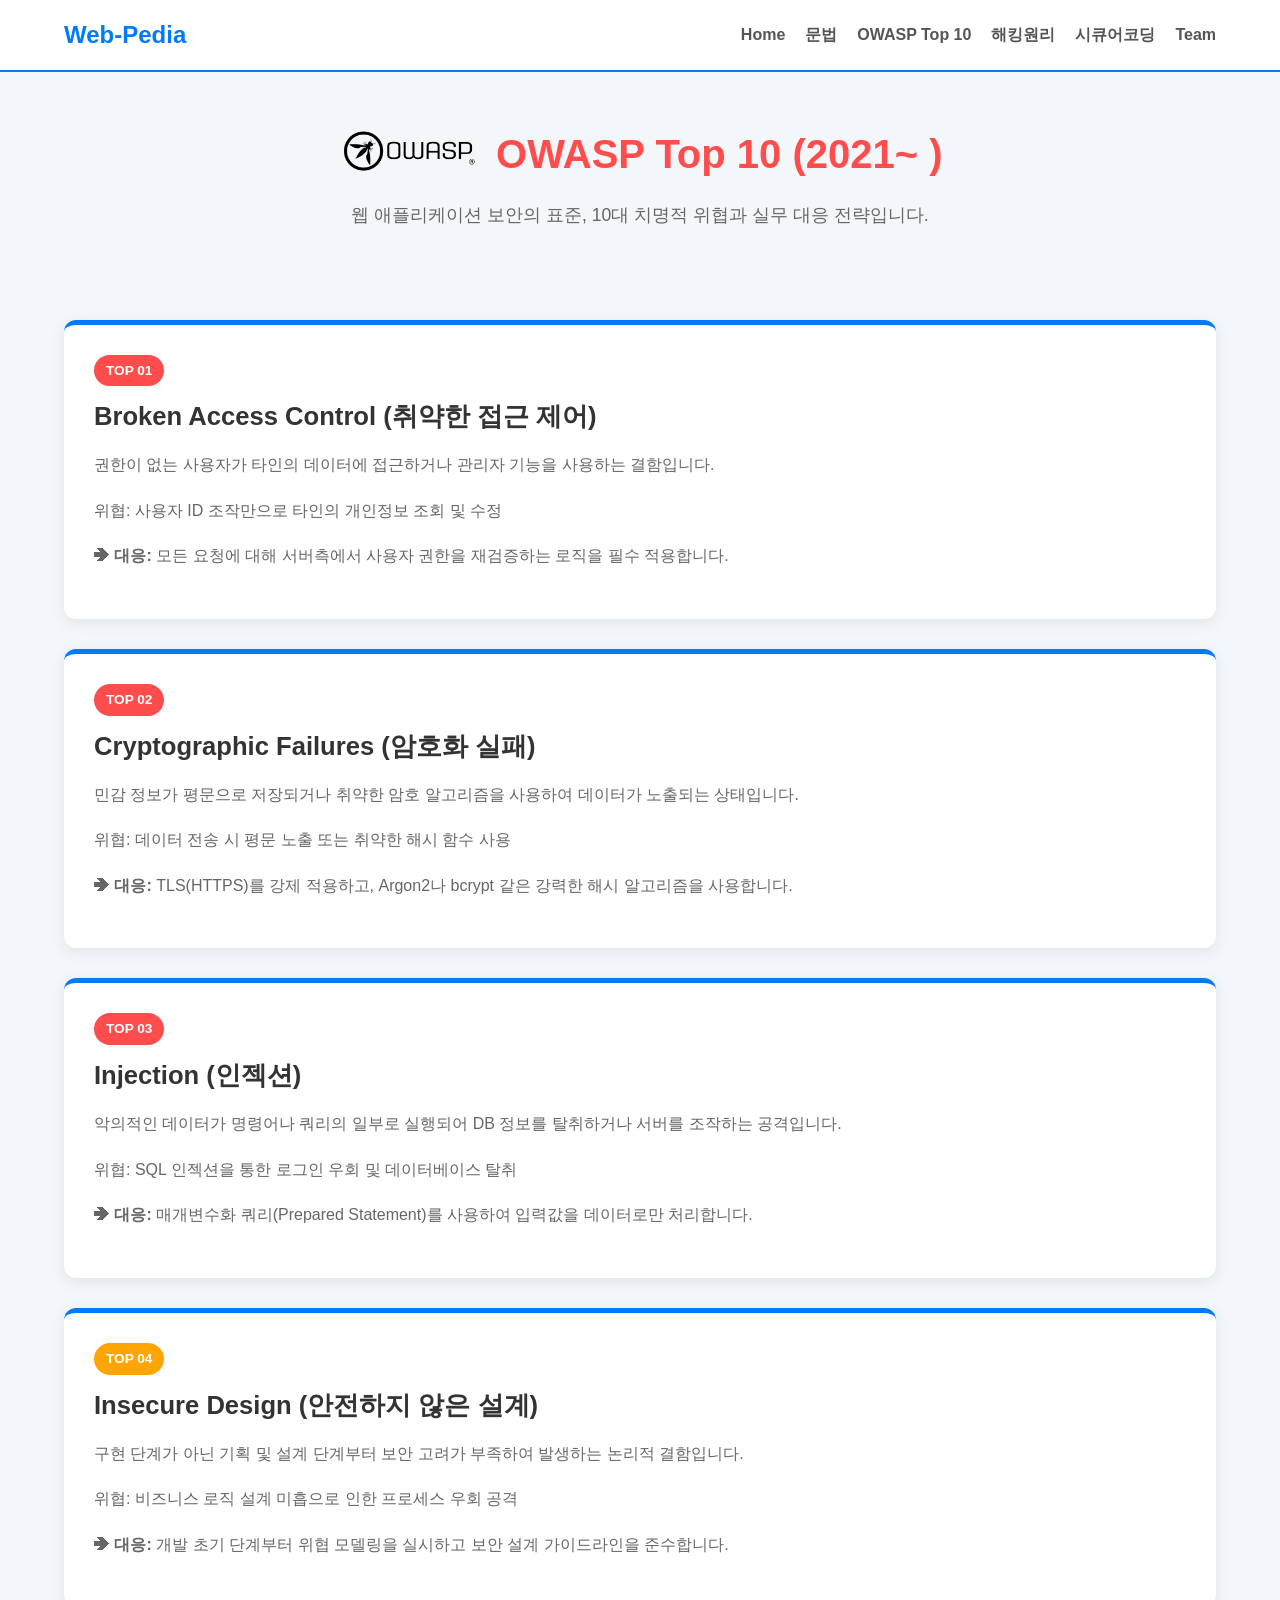
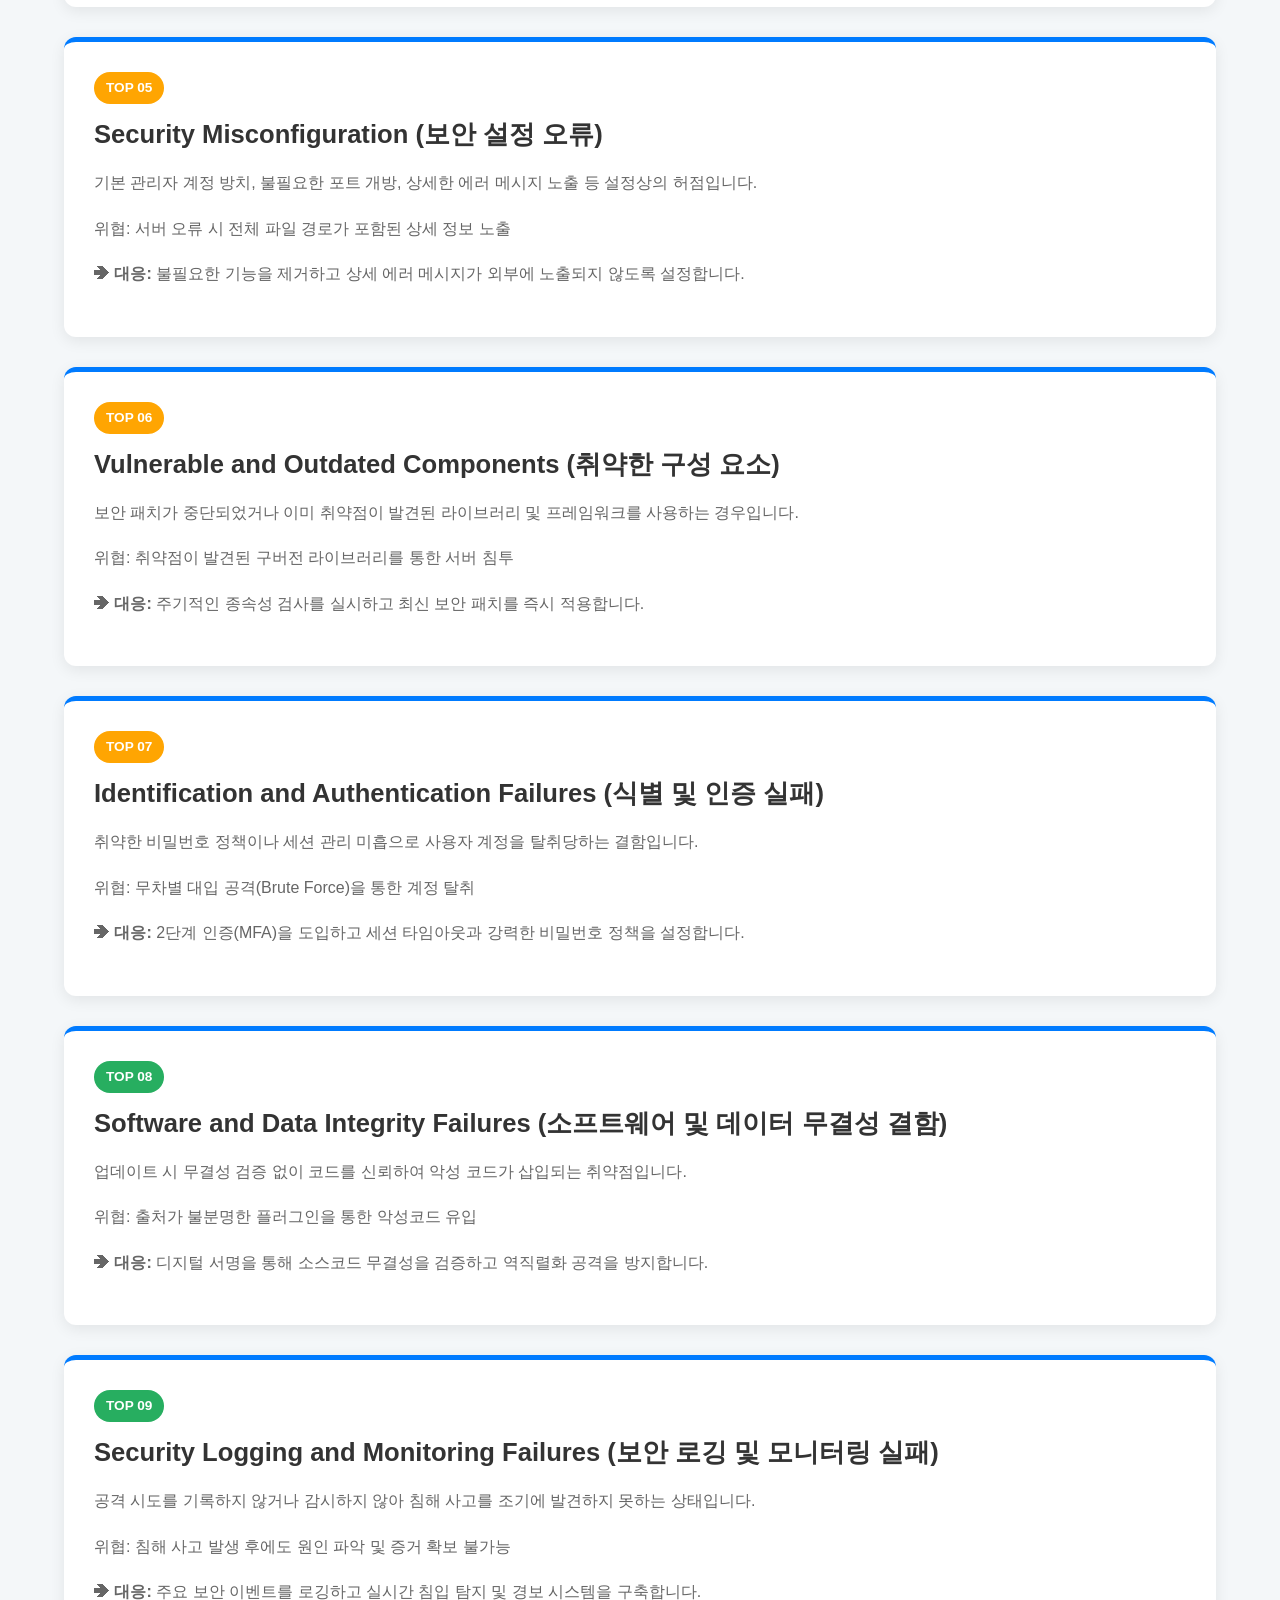
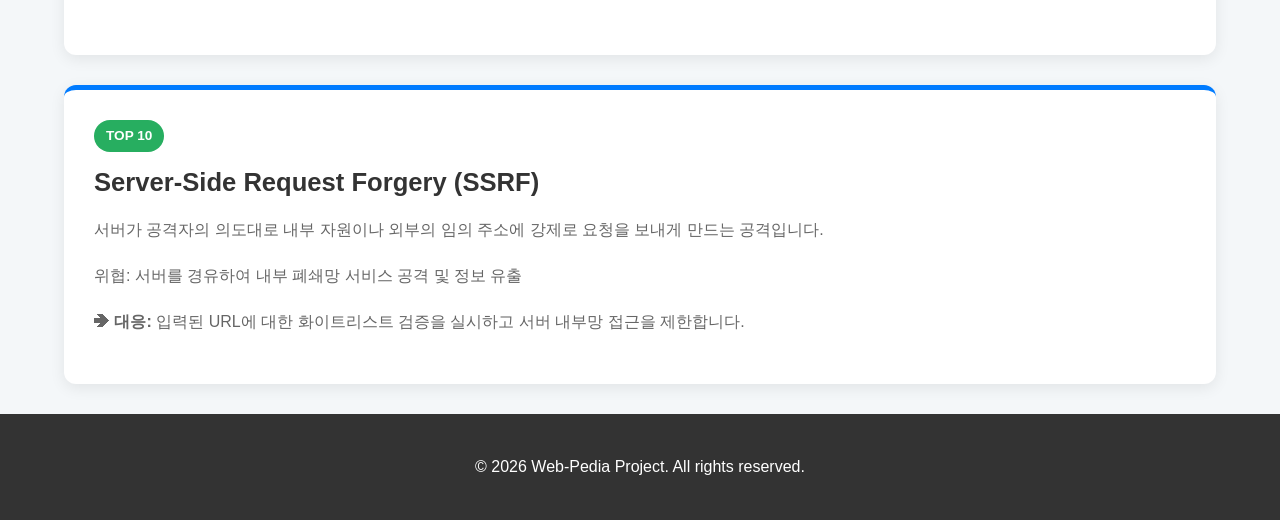
<file: security-OWASP.html>
<!doctype html>
<html lang="ko">
  <head>
    <meta charset="UTF-8" />
    <meta name="viewport" content="width=device-width, initial-scale=1.0" />
    <title>Web-Pedia | OWASP Top 10</title>
    <link rel="stylesheet" href="style.css" />
    <link rel="stylesheet" href="security.css" />
  </head>
  <body>
    <header>
      <nav class="container">
        <h1 class="logo">
          <a href="index.html" style="text-decoration: none; color: inherit"
            >Web-Pedia</a
          >
        </h1>

        <ul class="nav-menu">
          <li><a href="index.html">Home</a></li>
          <li><a href="grammar.html">문법</a></li>
          <li><a href="security-OWASP.html">OWASP Top 10</a></li>
          <li><a href="security.html">해킹원리</a></li>
          <li><a href="secure-coding.html">시큐어코딩</a></li>
          <li><a href="team.html">Team</a></li>
        </ul>
      </nav>
    </header>
    <main class="container">
      <section
        class="intro-section"
        style="
          display: flex;
          flex-direction: column;
          align-items: center;
          text-align: center;
          gap: 15px;
          margin-bottom: 40px;
        "
      >
        <div
          style="
            display: flex;
            align-items: center;
            justify-content: center;
            gap: 15px;
          "
        >
          <a href="https://owasp.org/www-project-top-ten/" target="_blank">
            <img
              src="image/owasp-logo.png"
              alt="OWASP Logo"
              style="height: 50px; width: auto"
            />
          </a>
          <h2
            class="warning-title"
            style="margin: 0; font-size: 2.5rem; color: var(--risk-high)"
          >
            OWASP Top 10 (2021~ )
          </h2>
        </div>
        <p
          style="
            max-width: 800px;
            margin: 0 auto;
            color: #666;
            font-size: 1.1rem;
          "
        >
          웹 애플리케이션 보안의 표준, 10대 치명적 위협과 실무 대응 전략입니다.
        </p>
      </section>

      <section class="vuln-card">
        <div class="vuln-header">
          <span class="risk-badge high">Top 01</span>
          <h3>Broken Access Control (취약한 접근 제어)</h3>
        </div>
        <div class="vuln-body">
          <p>
            권한이 없는 사용자가 타인의 데이터에 접근하거나 관리자 기능을
            사용하는 결함입니다.
          </p>
          <p>위협: 사용자 ID 조작만으로 타인의 개인정보 조회 및 수정</p>
          <p>
            ➔ <strong>대응:</strong> 모든 요청에 대해 서버측에서 사용자 권한을
            재검증하는 로직을 필수 적용합니다.
          </p>
        </div>
      </section>

      <section class="vuln-card">
        <div class="vuln-header">
          <span class="risk-badge high">Top 02</span>
          <h3>Cryptographic Failures (암호화 실패)</h3>
        </div>
        <div class="vuln-body">
          <p>
            민감 정보가 평문으로 저장되거나 취약한 암호 알고리즘을 사용하여
            데이터가 노출되는 상태입니다.
          </p>
          <p>위협: 데이터 전송 시 평문 노출 또는 취약한 해시 함수 사용</p>
          <p>
            ➔ <strong>대응:</strong> TLS(HTTPS)를 강제 적용하고, Argon2나 bcrypt
            같은 강력한 해시 알고리즘을 사용합니다.
          </p>
        </div>
      </section>

      <section class="vuln-card">
        <div class="vuln-header">
          <span class="risk-badge high">Top 03</span>
          <h3>Injection (인젝션)</h3>
        </div>
        <div class="vuln-body">
          <p>
            악의적인 데이터가 명령어나 쿼리의 일부로 실행되어 DB 정보를
            탈취하거나 서버를 조작하는 공격입니다.
          </p>
          <p>위협: SQL 인젝션을 통한 로그인 우회 및 데이터베이스 탈취</p>
          <p>
            ➔ <strong>대응:</strong> 매개변수화 쿼리(Prepared Statement)를
            사용하여 입력값을 데이터로만 처리합니다.
          </p>
        </div>
      </section>

      <section class="vuln-card">
        <div class="vuln-header">
          <span class="risk-badge medium">Top 04</span>
          <h3>Insecure Design (안전하지 않은 설계)</h3>
        </div>
        <div class="vuln-body">
          <p>
            구현 단계가 아닌 기획 및 설계 단계부터 보안 고려가 부족하여 발생하는
            논리적 결함입니다.
          </p>
          <p>위협: 비즈니스 로직 설계 미흡으로 인한 프로세스 우회 공격</p>
          <p>
            ➔ <strong>대응:</strong> 개발 초기 단계부터 위협 모델링을 실시하고
            보안 설계 가이드라인을 준수합니다.
          </p>
        </div>
      </section>

      <section class="vuln-card">
        <div class="vuln-header">
          <span class="risk-badge medium">Top 05</span>
          <h3>Security Misconfiguration (보안 설정 오류)</h3>
        </div>
        <div class="vuln-body">
          <p>
            기본 관리자 계정 방치, 불필요한 포트 개방, 상세한 에러 메시지 노출
            등 설정상의 허점입니다.
          </p>
          <p>위협: 서버 오류 시 전체 파일 경로가 포함된 상세 정보 노출</p>
          <p>
            ➔ <strong>대응:</strong> 불필요한 기능을 제거하고 상세 에러 메시지가
            외부에 노출되지 않도록 설정합니다.
          </p>
        </div>
      </section>

      <section class="vuln-card">
        <div class="vuln-header">
          <span class="risk-badge medium">Top 06</span>
          <h3>Vulnerable and Outdated Components (취약한 구성 요소)</h3>
        </div>
        <div class="vuln-body">
          <p>
            보안 패치가 중단되었거나 이미 취약점이 발견된 라이브러리 및
            프레임워크를 사용하는 경우입니다.
          </p>
          <p>위협: 취약점이 발견된 구버전 라이브러리를 통한 서버 침투</p>
          <p>
            ➔ <strong>대응:</strong> 주기적인 종속성 검사를 실시하고 최신 보안
            패치를 즉시 적용합니다.
          </p>
        </div>
      </section>

      <section class="vuln-card">
        <div class="vuln-header">
          <span class="risk-badge medium">Top 07</span>
          <h3>
            Identification and Authentication Failures (식별 및 인증 실패)
          </h3>
        </div>
        <div class="vuln-body">
          <p>
            취약한 비밀번호 정책이나 세션 관리 미흡으로 사용자 계정을 탈취당하는
            결함입니다.
          </p>
          <p>위협: 무차별 대입 공격(Brute Force)을 통한 계정 탈취</p>
          <p>
            ➔ <strong>대응:</strong> 2단계 인증(MFA)을 도입하고 세션 타임아웃과
            강력한 비밀번호 정책을 설정합니다.
          </p>
        </div>
      </section>

      <section class="vuln-card">
        <div class="vuln-header">
          <span class="risk-badge low" style="background-color: #27ae60"
            >Top 08</span
          >
          <h3>
            Software and Data Integrity Failures (소프트웨어 및 데이터 무결성
            결함)
          </h3>
        </div>
        <div class="vuln-body">
          <p>
            업데이트 시 무결성 검증 없이 코드를 신뢰하여 악성 코드가 삽입되는
            취약점입니다.
          </p>
          <p>위협: 출처가 불분명한 플러그인을 통한 악성코드 유입</p>
          <p>
            ➔ <strong>대응:</strong> 디지털 서명을 통해 소스코드 무결성을
            검증하고 역직렬화 공격을 방지합니다.
          </p>
        </div>
      </section>

      <section class="vuln-card">
        <div class="vuln-header">
          <span class="risk-badge low" style="background-color: #27ae60"
            >Top 09</span
          >
          <h3>
            Security Logging and Monitoring Failures (보안 로깅 및 모니터링
            실패)
          </h3>
        </div>
        <div class="vuln-body">
          <p>
            공격 시도를 기록하지 않거나 감시하지 않아 침해 사고를 조기에
            발견하지 못하는 상태입니다.
          </p>
          <p>위협: 침해 사고 발생 후에도 원인 파악 및 증거 확보 불가능</p>
          <p>
            ➔ <strong>대응:</strong> 주요 보안 이벤트를 로깅하고 실시간 침입
            탐지 및 경보 시스템을 구축합니다.
          </p>
        </div>
      </section>

      <section class="vuln-card">
        <div class="vuln-header">
          <span class="risk-badge low" style="background-color: #27ae60"
            >Top 10</span
          >
          <h3>Server-Side Request Forgery (SSRF)</h3>
        </div>
        <div class="vuln-body">
          <p>
            서버가 공격자의 의도대로 내부 자원이나 외부의 임의 주소에 강제로
            요청을 보내게 만드는 공격입니다.
          </p>
          <p>위협: 서버를 경유하여 내부 폐쇄망 서비스 공격 및 정보 유출</p>
          <p>
            ➔ <strong>대응:</strong> 입력된 URL에 대한 화이트리스트 검증을
            실시하고 서버 내부망 접근을 제한합니다.
          </p>
        </div>
      </section>
    </main>

    <footer>
      <p>© 2026 Web-Pedia Project. All rights reserved.</p>
    </footer>
  </body>
</html>
</file>
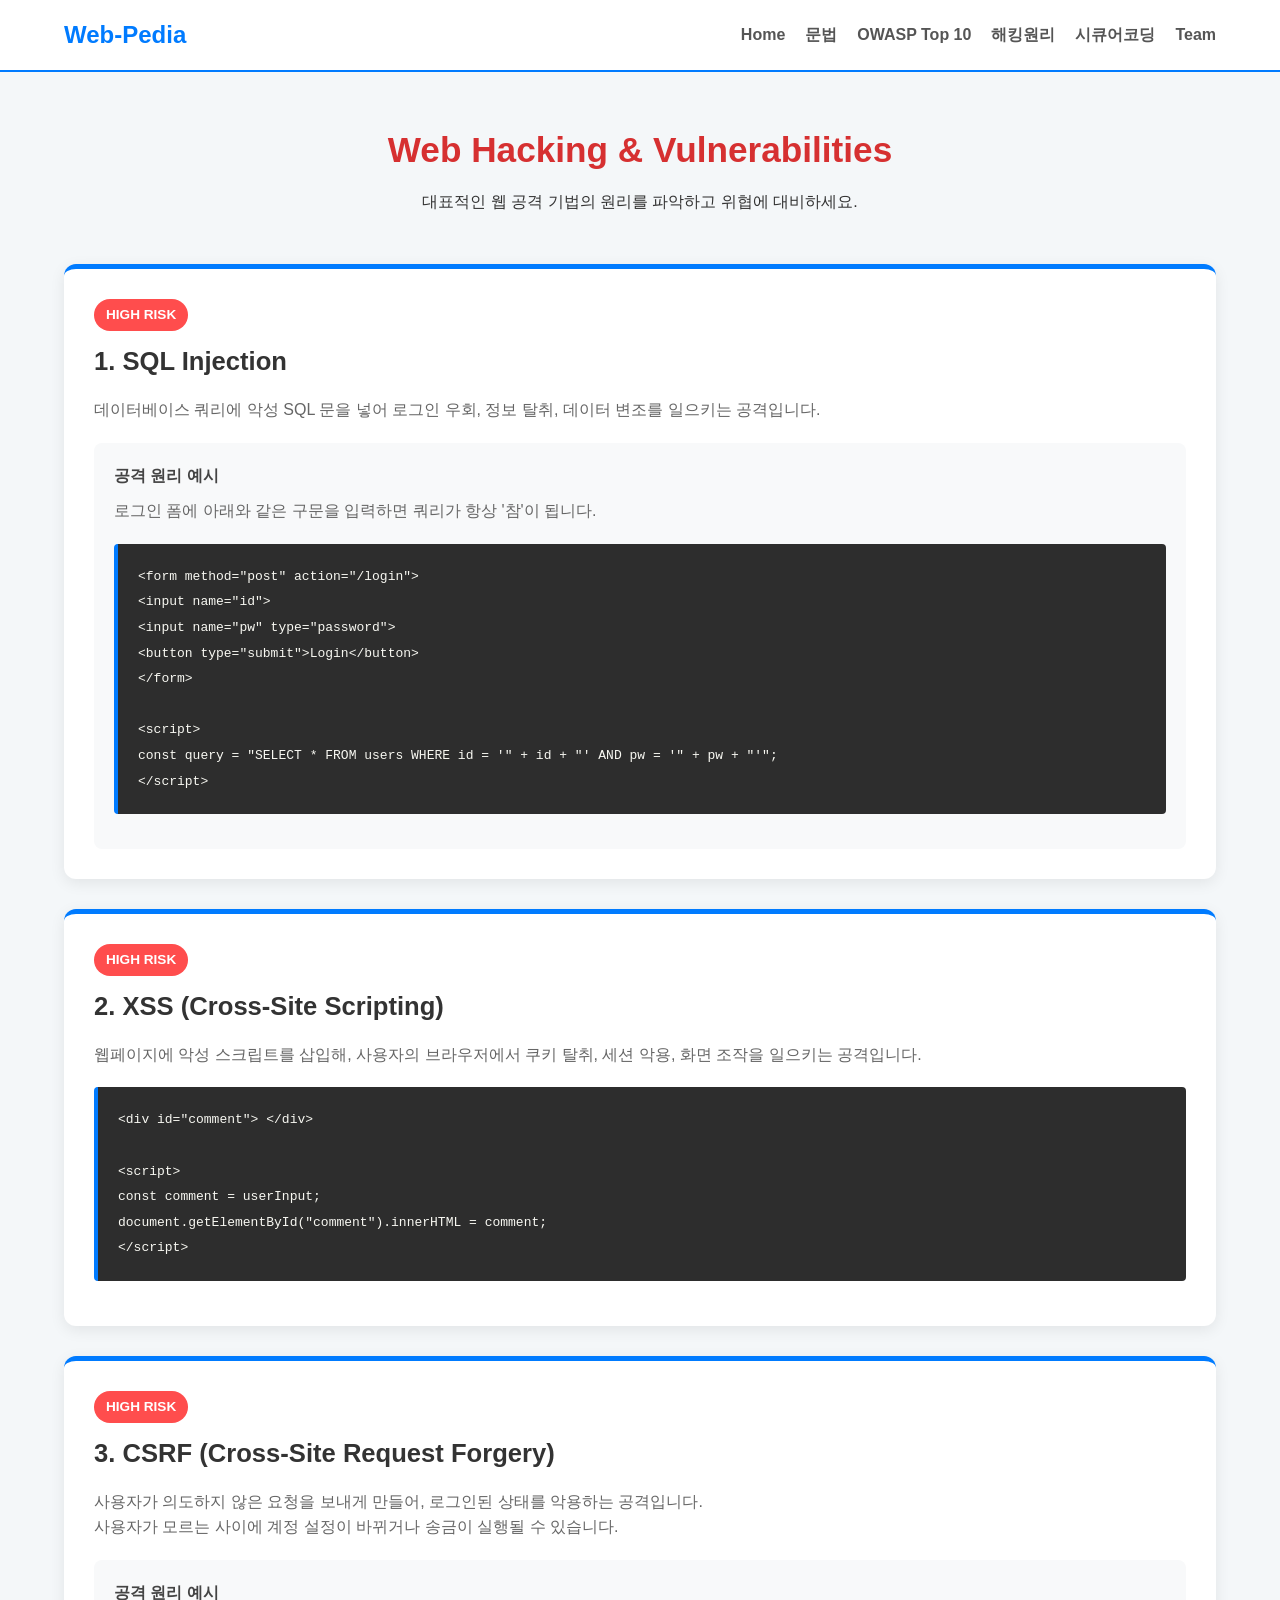
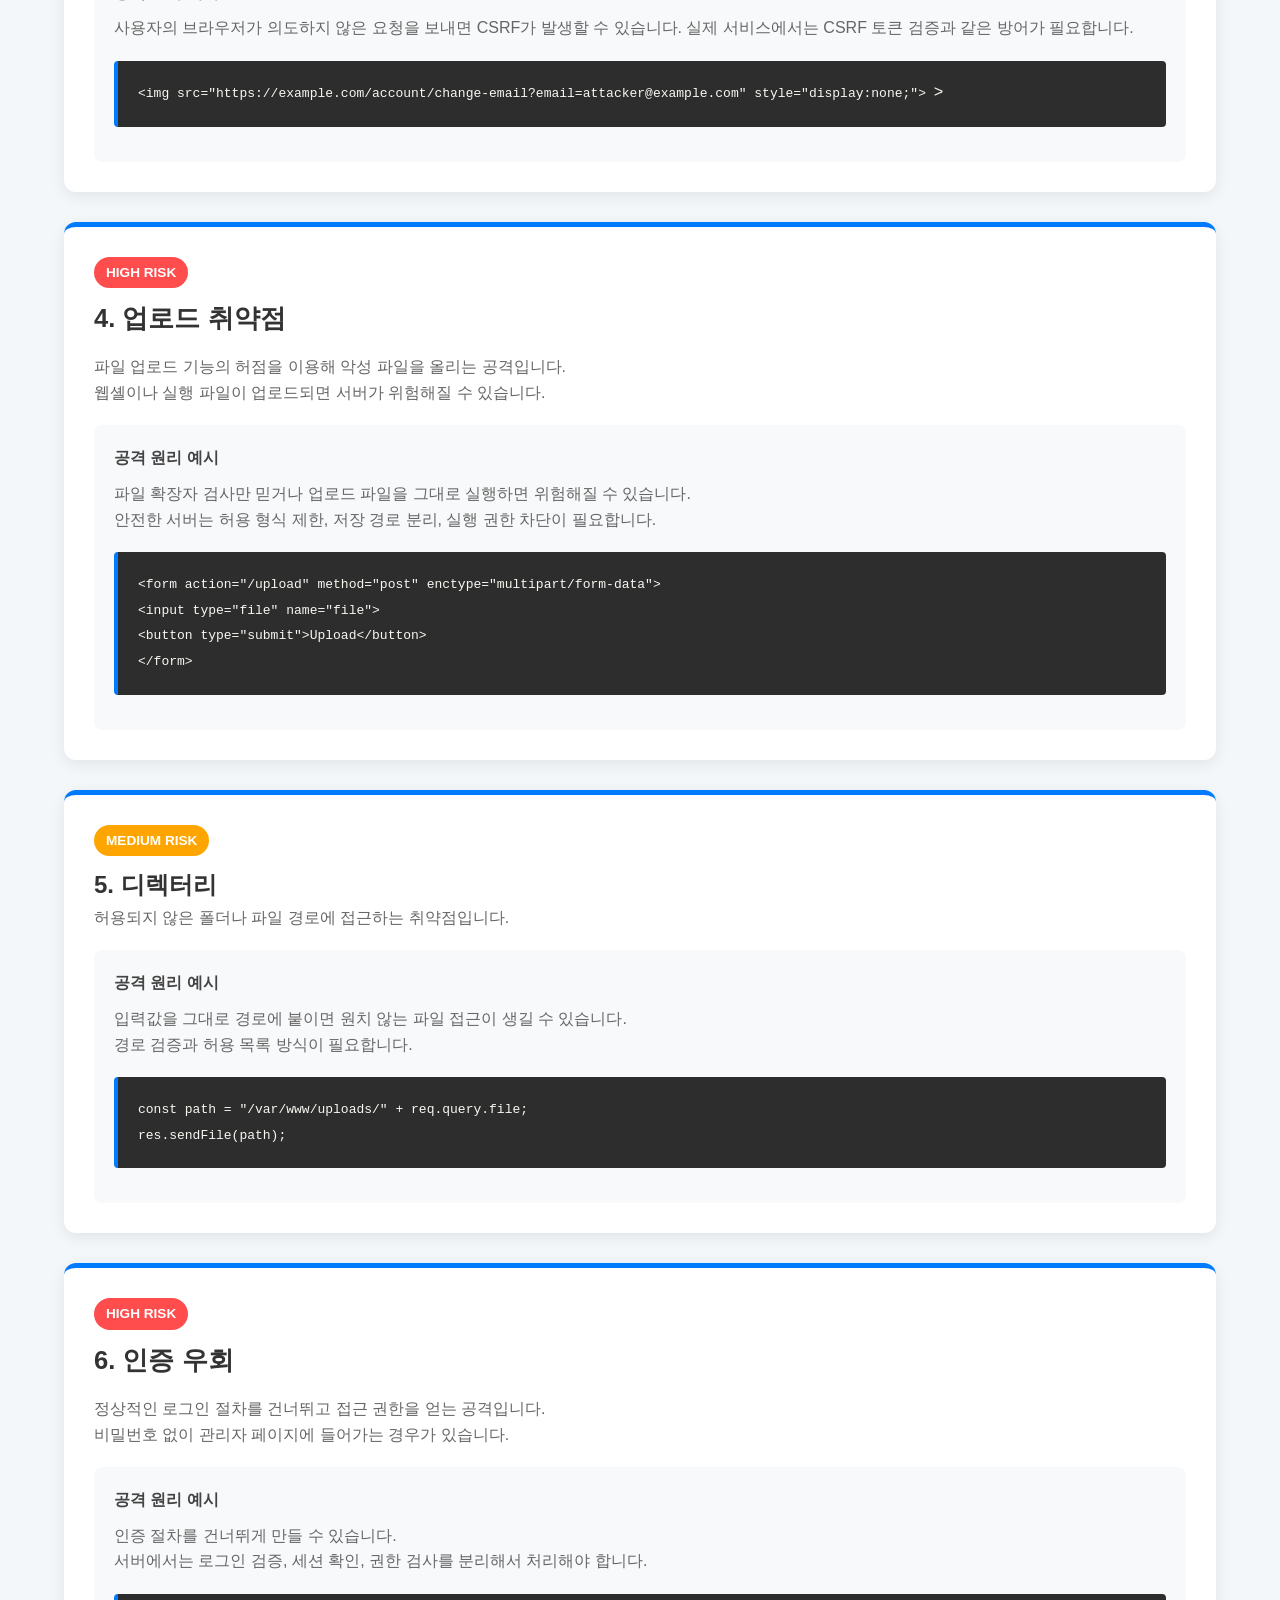
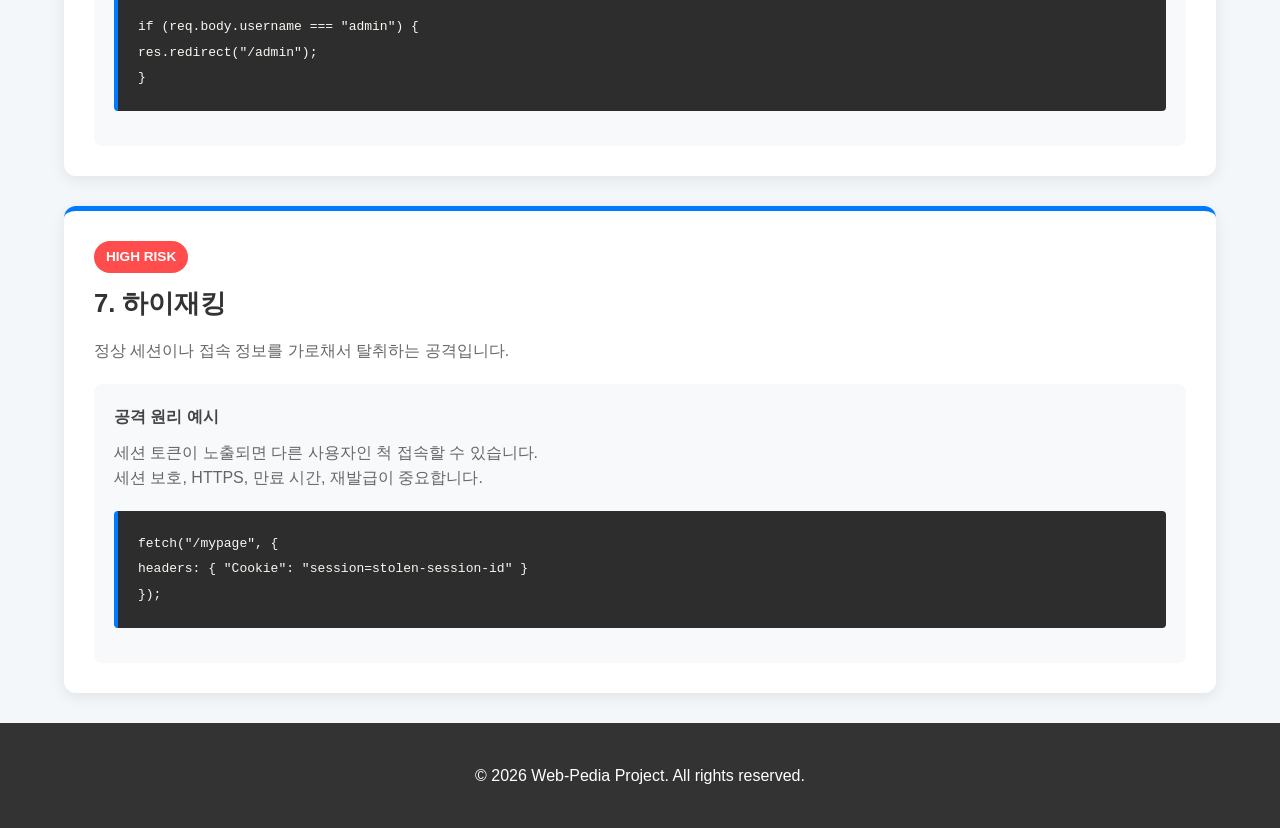
<file: security.html>
<!doctype html>
<html lang="ko">
  <head>
    <meta charset="UTF-8" />
    <meta name="viewport" content="width=device-width, initial-scale=1.0" />
    <title>Web-Pedia | 웹 해킹 원리</title>
    <link rel="stylesheet" href="style.css" />
    <link rel="stylesheet" href="security.css" />
  </head>
  <body>
    <header>
      <nav class="container">
        <h1 class="logo">
          <a href="index.html" style="text-decoration: none; color: inherit"
            >Web-Pedia</a
          >
        </h1>

        <ul class="nav-menu">
          <li><a href="index.html">Home</a></li>
          <li><a href="grammar.html">문법</a></li>
          <li><a href="security-OWASP.html">OWASP Top 10</a></li>
          <li><a href="security.html">해킹원리</a></li>
          <li><a href="secure-coding.html">시큐어코딩</a></li>
          <li><a href="team.html">Team</a></li>
        </ul>
      </nav>
    </header>
    <main class="container">
      <section class="intro-section">
        <h2 class="warning-title">Web Hacking & Vulnerabilities</h2>
        <p>대표적인 웹 공격 기법의 원리를 파악하고 위협에 대비하세요.</p>
      </section>

      <section class="vuln-card">
        <div class="vuln-header">
          <span class="risk-badge high">High Risk</span>
          <h3>1. SQL Injection</h3>
        </div>
        <div class="vuln-body">
          <p>
            데이터베이스 쿼리에 악성 SQL 문을 넣어 로그인 우회, 정보 탈취, 데이터 변조를 일으키는 공격입니다.
          </p>

          <div class="concept-box">
            <h4>공격 원리 예시</h4>
            <p>
              로그인 폼에 아래와 같은 구문을 입력하면 쿼리가 항상 '참'이 됩니다.
            </p>
            <div class="code-box">
              <code>
                &lt;form method="post" action="/login"&gt; <br>
                &lt;input name="id"&gt; <br>
                &lt;input name="pw" type="password"&gt; <br>
                &lt;button type="submit"&gt;Login&lt;/button&gt; <br>
              &lt;/form&gt; <br> <br>
              &lt;script&gt; <br>
                  const query = "SELECT * FROM users WHERE id = '" + id + "' AND pw = '" + pw + "'"; <br>
              &lt;/script&gt;
              </code>
            </div>
          </div>
        </div>
      </section>

      <section class="vuln-card">
        <div class="vuln-header">
          <span class="risk-badge high">High Risk</span>
          <h3>2. XSS (Cross-Site Scripting)</h3>
        </div>
        <div class="vuln-body">
          <p>
            웹페이지에 악성 스크립트를 삽입해, 사용자의 브라우저에서 쿠키 탈취, 세션 악용, 화면 조작을 일으키는 공격입니다.
          </p>
          <div class="code-box">
            <code>
              &lt;div id="comment"&gt; &lt;/div&gt; <br><br>

              &lt;script&gt; <br>
                const comment = userInput; <br>
                document.getElementById("comment").innerHTML = comment; <br>
              &lt;/script&gt; <br>
              </code>
          </div>
        </div>
      </section>

      <section class="vuln-card">
        <div class="vuln-header">
          <span class="risk-badge high">High Risk</span>
          <h3>3. CSRF (Cross-Site Request Forgery)</h3>
        </div>
        <div class="vuln-body">
          <p>
            사용자가 의도하지 않은 요청을 보내게 만들어, 로그인된 상태를
            악용하는 공격입니다. <br />
            사용자가 모르는 사이에 계정 설정이 바뀌거나 송금이 실행될 수
            있습니다.
          </p>

          <div class="concept-box">
            <h4>공격 원리 예시</h4>
            <p>
              사용자의 브라우저가 의도하지 않은 요청을 보내면 CSRF가 발생할 수
              있습니다. 실제 서비스에서는 CSRF 토큰 검증과 같은 방어가
              필요합니다.
            </p>
            <div class="code-box">
              <code>
                &lt;img
                src="https://example.com/account/change-email?email=attacker@example.com"
                style="display:none;"&gt;
              </code>
              >
            </div>
          </div>
        </div>
      </section>

      <section class="vuln-card">
        <div class="vuln-header">
          <span class="risk-badge high">High Risk</span>
          <h3>4. 업로드 취약점</h3>
        </div>
        <div class="vuln-body">
          <p>
            파일 업로드 기능의 허점을 이용해 악성 파일을 올리는 공격입니다.
            <br />
            웹셸이나 실행 파일이 업로드되면 서버가 위험해질 수 있습니다.
          </p>

          <div class="concept-box">
            <h4>공격 원리 예시</h4>
            <p>
              파일 확장자 검사만 믿거나 업로드 파일을 그대로 실행하면 위험해질
              수 있습니다. <br />
              안전한 서버는 허용 형식 제한, 저장 경로 분리, 실행 권한 차단이
              필요합니다.
            </p>
            <div class="code-box">
              <code>
                &lt;form action="/upload" method="post"
                enctype="multipart/form-data"&gt; <br />
                &lt;input type="file" name="file"&gt; <br />
                &lt;button type="submit">Upload&lt;/button&gt; <br />
                &lt;/form&gt;
              </code>
            </div>
          </div>
        </div>
      </section>

      <section class="vuln-card">
        <div class="vuln-header">
          <span class="risk-badge medium">Medium Risk</span>
        </div>
          <h2>5. 디렉터리</h2>
        </div>
        <div class="vuln-body">
          <p>허용되지 않은 폴더나 파일 경로에 접근하는 취약점입니다.</p>

          <div class="concept-box">
            <h4>공격 원리 예시</h4>
            <p>
              입력값을 그대로 경로에 붙이면 원치 않는 파일 접근이 생길 수
              있습니다. <br />
              경로 검증과 허용 목록 방식이 필요합니다.
            </p>
            <div class="code-box">
              <code>
                const path = "/var/www/uploads/" + req.query.file; <br />
                res.sendFile(path);
              </code>
            </div>
          </div>
        </div>
      </section>

      <section class="vuln-card">
        <div class="vuln-header">
          <span class="risk-badge high">High Risk</span>
          <h3>6. 인증 우회</h3>
        </div>
        <div class="vuln-body">
          <p>
            정상적인 로그인 절차를 건너뛰고 접근 권한을 얻는 공격입니다. <br>
            비밀번호 없이 관리자 페이지에 들어가는 경우가 있습니다.
          </p>

          <div class="concept-box">
            <h4>공격 원리 예시</h4>
            <p>
              인증 절차를 건너뛰게 만들 수 있습니다. <br>
              서버에서는 로그인 검증, 세션 확인, 권한 검사를 분리해서 처리해야 합니다.
            </p>
            <div class="code-box">
              <code>
                if (req.body.username === "admin") { <br>
                  res.redirect("/admin"); <br>
                }
              </code>
            </div>
          </div>
        </div>
      </section>

      <section class="vuln-card">
        <div class="vuln-header">
          <span class="risk-badge high">High Risk</span>
          <h3>7. 하이재킹</h3>
        </div>
        <div class="vuln-body">
          <p>
            정상 세션이나 접속 정보를 가로채서 탈취하는 공격입니다.
          </p>

          <div class="concept-box">
            <h4>공격 원리 예시</h4>
            <p>
              세션 토큰이 노출되면 다른 사용자인 척 접속할 수 있습니다. <br>
              세션 보호, HTTPS, 만료 시간, 재발급이 중요합니다.
            </p>
            <div class="code-box">
              <code>
                fetch("/mypage", { <br>
                  headers: { "Cookie": "session=stolen-session-id" } <br>
                  });
              </code>
            </div>
          </div>
        </div>
      </section>
    </main>

    <footer>
      <p>© 2026 Web-Pedia Project. All rights reserved.</p>
    </footer>
  </body>
</html>
</file>
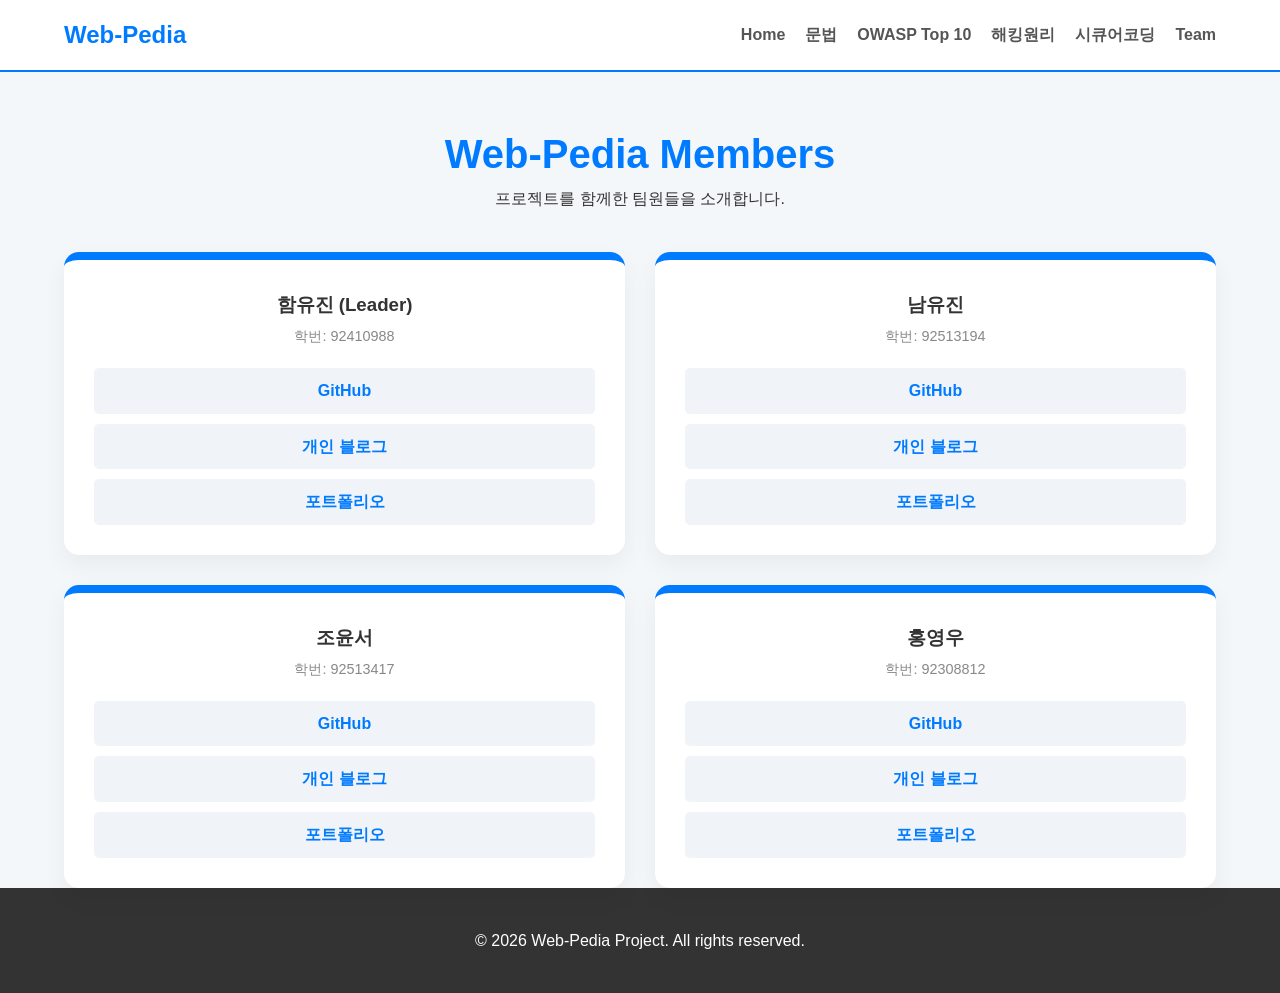
<file: team.html>
<!doctype html>
<html lang="ko">
  <head>
    <meta charset="UTF-8" />
    <meta name="viewport" content="width=device-width, initial-scale=1.0" />
    <title>Web-Pedia | 팀 소개</title>
    <link rel="stylesheet" href="style.css" />
    <style>
      .team-container {
        display: grid;
        grid-template-columns: repeat(2, 1fr); /* 2열 배치 */
        gap: 30px;
        margin-top: 40px;
      }
      .member-card {
        background: #fff;
        border-radius: 15px;
        padding: 30px;
        text-align: center;
        box-shadow: 0 10px 25px rgba(0, 0, 0, 0.05);
        border-top: 8px solid #007bff;
      }
      .member-info h3 {
        margin-bottom: 5px;
        color: #333;
      }
      .member-id {
        color: #888;
        margin-bottom: 20px;
        font-size: 0.9rem;
      }

      .link-group {
        display: flex;
        flex-direction: column;
        gap: 10px;
      }
      .link-btn {
        display: block;
        padding: 10px;
        background: #f0f4f8;
        color: #007bff;
        text-decoration: none;
        border-radius: 5px;
        font-weight: 600;
        transition: 0.3s;
      }
      .link-btn:hover {
        background: #007bff;
        color: #fff;
      }

      /* 반응형: 모바일에서는 1열 */
      @media (max-width: 600px) {
        .team-container {
          grid-template-columns: 1fr;
        }
      }
    </style>
  </head>
  <body>
    <header>
      <nav class="container">
        <h1 class="logo">
          <a href="index.html" style="text-decoration: none; color: inherit"
            >Web-Pedia</a
          >
        </h1>

        <ul class="nav-menu">
          <li><a href="index.html">Home</a></li>
          <li><a href="grammar.html">문법</a></li>
          <li><a href="security-OWASP.html">OWASP Top 10</a></li>
          <li><a href="security.html">해킹원리</a></li>
          <li><a href="secure-coding.html">시큐어코딩</a></li>
          <li><a href="team.html">Team</a></li>
        </ul>
      </nav>
    </header>
    <main class="container">
      <section style="text-align: center; margin-top: 50px">
        <h1 style="color: #007bff; font-size: 2.5rem">Web-Pedia Members</h1>
        <p>프로젝트를 함께한 팀원들을 소개합니다.</p>
      </section>

      <div class="team-container">
        <div class="member-card">
          <div class="member-info">
            <h3>함유진 (Leader)</h3>
            <p class="member-id">학번: 92410988</p>
          </div>
          <div class="link-group">
            <a href="https://github.com/chael2" class="link-btn">GitHub</a>
            <a href="https://chael2.tistory.com/" class="link-btn"
              >개인 블로그</a
            >
            <a
              href="https://web-mid-portfolio.vercel.app/
            "
              class="link-btn"
              >포트폴리오</a
            >
          </div>
        </div>

        <div class="member-card">
          <div class="member-info">
            <h3>남유진</h3>
            <p class="member-id">학번: 92513194</p>
          </div>
          <div class="link-group">
            <a href="https://github.com/yoojin33" class="link-btn">GitHub</a>
            <a href="https://blog.naver.com/quarter0330" class="link-btn"
              >개인 블로그</a
            >
            <a href="https://nyj03.vercel.app/" class="link-btn">포트폴리오</a>
          </div>
        </div>

        <div class="member-card">
          <div class="member-info">
            <h3>조윤서</h3>
            <p class="member-id">학번: 92513417</p>
          </div>
          <div class="link-group">
            <a href="https://github.com/avac2613" class="link-btn">GitHub</a>
            <a href="https://blog.naver.com/avac-ode2613" class="link-btn"
              >개인 블로그</a
            >
            <a href="https://midterm-portfolio-chi.vercel.app/" class="link-btn"
              >포트폴리오</a
            >
          </div>
        </div>

        <div class="member-card">
          <div class="member-info">
            <h3>홍영우</h3>
            <p class="member-id">학번: 92308812</p>
          </div>
          <div class="link-group">
            <a href="https://github.com/hongwoo0516-commits" class="link-btn"
              >GitHub</a
            >
            <a href="https://blog.naver.com/youngwoo0405" class="link-btn"
              >개인 블로그</a
            >
            <a href=":https://team1-eight.vercel.app/" class="link-btn"
              >포트폴리오</a
            >
          </div>
        </div>
      </div>
    </main>
    <footer>
      <p>© 2026 Web-Pedia Project. All rights reserved.</p>
    </footer>
  </body>
</html>
</file>
<file: style.css>
/* 1. CSS 변수 도입: 일관된 디자인 관리 */
:root {
  --main-color: #007bff;
  --bg-color: #f4f7f9;
  --card-shadow: 0 4px 15px rgba(0, 0, 0, 0.1);
  --hover-shadow: 0 10px 30px rgba(0, 123, 255, 0.25);
  --risk-high: #ff4d4d;
}

/* 공통 스타일 */
* {
  margin: 0;
  padding: 0;
  box-sizing: border-box;
}

body {
  font-family: 'Pretendard', sans-serif;
  line-height: 1.6;
  color: #333;
  background-color: var(--bg-color); /* 변수 활용 */
}

.container {
  width: 90%;
  max-width: 1200px;
  margin: 0 auto;
}

/* 헤더 & 네비게이션 */
header {
  background: #fff;
  border-bottom: 2px solid var(--main-color);
  padding: 1rem 0;
  position: sticky;
  top: 0;
  z-index: 1000;
}

nav {
  display: flex;
  justify-content: space-between;
  align-items: center;
}

.logo {
  color: var(--main-color);
  font-size: 1.5rem;
}

.nav-menu {
  display: flex;
  list-style: none;
}

.nav-menu li {
  margin-left: 20px;
}

.nav-menu a {
  text-decoration: none;
  color: #555;
  font-weight: 600;
  transition: 0.3s;
}

.nav-menu a:hover,
.nav-menu a.active {
  /* 현재 페이지 표시용 */
  color: var(--main-color);
}

/* 히어로 섹션 */
.hero {
  background: linear-gradient(135deg, var(--main-color), #0056b3);
  color: #fff;
  padding: 100px 0;
  text-align: center;
}

.btn {
  display: inline-block;
  background: #fff;
  color: var(--main-color);
  padding: 10px 25px;
  text-decoration: none;
  border-radius: 5px;
  margin-top: 20px;
  font-weight: bold;
  transition: 0.3s;
}

.btn:hover {
  background: #e0e0e0;
}

/* 2. 카드 섹션 통합: 중복 선언된 .content를 하나로 합침 */
.content.container {
  display: grid;
  grid-template-columns: repeat(4, 1fr); /* PC 4열 배치 */
  gap: 20px;
  margin-top: -50px;
  padding-bottom: 50px;
}

/* 카드 및 링크 스타일 */
.card-link {
  text-decoration: none;
  color: inherit;
  display: flex;
}

.card {
  background: #fff;
  padding: 30px;
  border-radius: 12px;
  box-shadow: var(--card-shadow);
  transition: all 0.3s ease;
  border-top: 5px solid var(--main-color);
  width: 100%;
  text-align: center;
}

.card h3 {
  color: var(--main-color);
  margin-bottom: 15px;
}

/* 마우스 호버 효과 */
.card-link:hover .card {
  transform: translateY(-10px);
  box-shadow: var(--hover-shadow);
}

/* 태그 스타일 */
.tag {
  display: inline-block;
  background: #e7f3ff;
  color: var(--main-color);
  font-size: 0.75rem;
  font-weight: bold;
  padding: 3px 8px;
  border-radius: 4px;
  margin-bottom: 10px;
}

/* 팀 섹션 */
.team {
  padding: 60px 0;
}

.team-grid {
  display: grid;
  grid-template-columns: repeat(4, 1fr);
  gap: 20px;
  margin-top: 30px;
}

.member {
  background: #fff;
  padding: 20px;
  border-left: 5px solid var(--main-color);
  box-shadow: 0 2px 10px rgba(0, 0, 0, 0.05);
}

/* 푸터 */
footer {
  text-align: center;
  padding: 40px 0;
  background: #333;
  color: #fff;
}

/* 3. 반응형 레이아웃 정리: 논리적 순서로 재배치 */
@media (max-width: 1024px) {
  .content.container {
    grid-template-columns: repeat(2, 1fr); /* 태블릿 2열 */
  }
  .team-grid {
    grid-template-columns: repeat(2, 1fr);
  }
}

@media (max-width: 768px) {
  .nav-menu {
    display: none; /* 중간고사 단계에서는 숨김 처리 */
  }
}

@media (max-width: 600px) {
  .content.container {
    grid-template-columns: 1fr; /* 모바일 1열 */
    margin-top: 20px;
  }

  .team-grid {
    grid-template-columns: 1fr;
  }
}

@media (max-width: 600px) {
  .code-box pre {
    margin: 0;
    font-family: inherit;
  }
}
</file>
<file: grammar.css>
/* 문법 페이지 레이아웃 (Security 페이지 스타일 이식) */
.grammar-content {
  display: flex;
  gap: 30px;
  margin-top: 40px;
  align-items: flex-start; /* 사이드바 고정용 */
}

/* 1. 사이드바 메뉴 디자인 */
.side-menu {
  flex: 1;
  background: #fff;
  padding: 25px;
  border-radius: 12px;
  box-shadow: 0 4px 15px rgba(0, 0, 0, 0.08);
  position: sticky;
  top: 100px;
  border-top: 5px solid #007bff;
}

.side-menu h3 {
  font-size: 1.2rem;
  color: #333;
  margin-bottom: 20px;
  padding-bottom: 10px;
  border-bottom: 1px solid #eee;
}

.side-menu ul {
  list-style: none;
}
.side-menu li {
  margin-bottom: 12px;
}

.side-menu a {
  text-decoration: none;
  color: #666;
  font-weight: 500;
  transition: 0.3s;
}

.side-menu a:hover {
  color: #007bff;
  padding-left: 5px;
}

/* 2. 메인 본문 영역 */
.main-content {
  flex: 3;
}

/* 보안 페이지와 동일한 카드 스타일 */
.vuln-card {
  background: #fff;
  border-radius: 12px;
  padding: 30px;
  margin-bottom: 30px;
  box-shadow: 0 4px 15px rgba(0, 0, 0, 0.08);
  border-top: 5px solid #007bff;
}

.vuln-header {
  margin-bottom: 20px;
}

/* 배지 스타일 */
.risk-badge {
  padding: 5px 12px;
  border-radius: 20px;
  font-size: 0.8rem;
  font-weight: bold;
  color: #fff;
  margin-bottom: 10px;
  display: inline-block;
}

/* 어두운 코드 박스 */
.code-box {
  background-color: #2d2d2d;
  color: #f8f8f2;
  padding: 20px;
  border-left: 4px solid #007bff;
  margin: 15px 0;
  font-family: 'Consolas', monospace;
  border-radius: 4px;
  overflow-x: auto;
  line-height: 1.6;
}

/* 팁 박스 */
.tip-box {
  background-color: #e7f3ff;
  border-left: 5px solid #74b9ff;
  padding: 15px 20px;
  margin-top: 20px;
  border-radius: 0 8px 8px 0;
}

/* 반응형 모바일 대응 */
@media (max-width: 900px) {
  .grammar-content {
    flex-direction: column;
  }
  .side-menu {
    position: static;
    width: 100%;
    margin-bottom: 20px;
  }
}

@media (min-width: 1024px) {
  .side-menu {
    width: 250px;
    position: sticky; /* 화면에 고정 */
    top: 20px;
    height: 100vh; /* 화면 높이만큼 설정 */
    overflow-y: auto; /* 내부 스크롤 허용 */
  }
}
</file>
<file: security.css>
/* 보안 페이지 전용 스타일 */

/* 위험 등급 배지 */
.risk-badge {
  padding: 5px 12px;
  border-radius: 20px;
  font-size: 0.85rem;
  font-weight: bold;
  color: #fff;
  margin-bottom: 10px;
  display: inline-block;
  text-transform: uppercase;
}

.high {
  background-color: #ff4d4d;
} /* 고위험: 빨간색 */
.medium {
  background-color: #ffa502;
} /* 중위험: 주황색 */

/* 취약점 및 보안 가이드 카드 */
.vuln-card {
  background: #fff;
  border-radius: 12px;
  padding: 30px;
  margin-bottom: 30px;
  box-shadow: 0 4px 15px rgba(0, 0, 0, 0.08);
  border-top: 5px solid #007bff; /* 기본 포인트 컬러 */
  transition: transform 0.3s ease;
}

.vuln-card:hover {
  transform: translateY(-5px); /* 마우스 올리면 살짝 들리는 효과 */
}

.vuln-header h3 {
  font-size: 1.6rem;
  margin-bottom: 15px;
  color: #333;
}

.vuln-body p {
  color: #666;
  margin-bottom: 20px;
}

/* 공격 원리 및 코드 박스 */
.concept-box {
  background: #f8f9fa;
  padding: 20px;
  border-radius: 8px;
  margin-top: 15px;
}

.concept-box h4 {
  margin-bottom: 10px;
  color: #444;
}

/* W3Schools 스타일 코드 박스 */
.code-box {
  background-color: #2d2d2d; /* 코드 박스는 어두운 테마가 멋져요 */
  color: #f8f8f2;
  padding: 20px;
  border-left: 4px solid #007bff;
  margin: 15px 0;
  font-family: 'Consolas', 'Monaco', 'Courier New', monospace;
  border-radius: 4px;
  overflow-x: auto; /* 코드가 길면 옆으로 스크롤 */
}

/* 강조 텍스트 (빨간색) */
.highlight {
  color: #ff4d4d;
  font-weight: bold;
}

/* 제목 섹션 스타일 */
.intro-section {
  text-align: center;
  padding: 50px 0;
}

.warning-title {
  color: #d63031; /* 해킹 페이지용 붉은 제목 */
  font-size: 2.2rem;
  margin-bottom: 10px;
}
</file>
